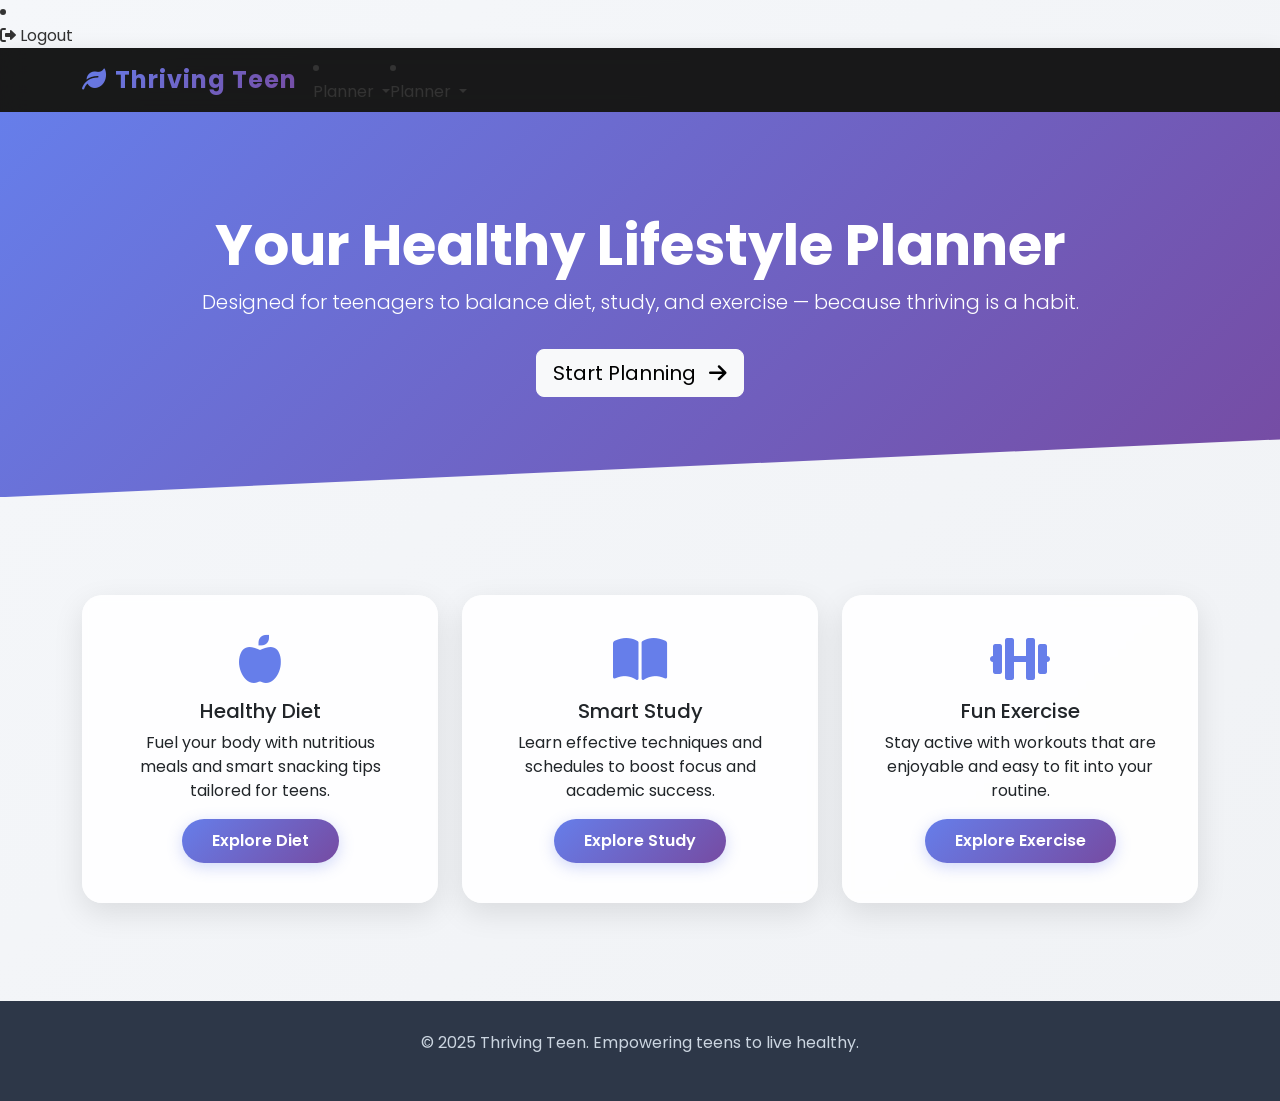
<file: index.html>
<!DOCTYPE html>
<html lang="en">
<head>
    <meta charset="UTF-8">
    <meta name="viewport" content="width=device-width, initial-scale=1.0">
    <title>Healthy Teen Planner | Home</title>
    <!-- Bootstrap 5 CSS -->
    <link href="https://cdn.jsdelivr.net/npm/bootstrap@5.3.0/dist/css/bootstrap.min.css" rel="stylesheet">
    <!-- Font Awesome 6 -->
    <link rel="stylesheet" href="https://cdnjs.cloudflare.com/ajax/libs/font-awesome/6.0.0-beta3/css/all.min.css">
    <!-- Google Fonts -->
    <link href="https://fonts.googleapis.com/css2?family=Poppins:wght@300;400;600;700&display=swap" rel="stylesheet">
    <!-- Custom CSS -->
    <link rel="stylesheet" href="style.css">
</head>
<body>

<li class="nav-item">
    <a class="nav-link" href="#" id="logoutBtn"><i class="fas fa-sign-out-alt me-1"></i>Logout</a>
</li>

    <button id="backToTop" class="btn btn-primary rounded-circle position-fixed bottom-0 end-0 m-4" style="display: none; width: 50px; height: 50px;">
    <i class="fas fa-arrow-up"></i>
</button>
    <!-- Navbar -->
    <nav class="navbar navbar-expand-lg navbar-dark bg-dark">
        <div class="container">
            <a class="navbar-brand" href="index.html"><i class="fas fa-leaf me-2"></i>Thriving Teen</a>
            <button class="navbar-toggler" type="button" data-bs-toggle="collapse" data-bs-target="#navbarNav">
                <span class="navbar-toggler-icon"></span>
            </button>
            <div class="collapse navbar-collapse" id="navbarNav">
               <li class="nav-item dropdown">
    <a class="nav-link dropdown-toggle" href="#" id="plannerDropdown" role="button" data-bs-toggle="dropdown" aria-expanded="false">
        Planner
    </a>
  
    <li class="nav-item dropdown">
    <a class="nav-link dropdown-toggle" href="#" id="plannerDropdown" role="button" data-bs-toggle="dropdown" aria-expanded="false">
        Planner
    </a>
    <ul class="dropdown-menu" aria-labelledby="plannerDropdown">
        <li><a class="dropdown-item" href="planner.html">Weekly Schedule</a></li>
        <li><a class="dropdown-item" href="planner2.html">Daily Checklist</a></li>
        <li><a class="dropdown-item" href="goals.html">Goal Tracker</a></li>
        <li><a class="dropdown-item" href="streak.html">Streak Calendar</a></li>
    </ul>
</li>
            </div>
        </div>
    </nav>

    <!-- Hero Section -->
    <section class="hero-section">
        <div class="container">
            <h1 class="display-4 fw-bold">Your Healthy Lifestyle Planner</h1>
            <p class="lead">Designed for teenagers to balance diet, study, and exercise — because thriving is a habit.</p>
            <a href="planner.html" class="btn btn-light btn-lg mt-3">Start Planning <i class="fas fa-arrow-right ms-2"></i></a>
        </div>
    </section>

    <!-- Feature Cards -->
    <div class="container my-5">
        <div class="row g-4">
            <div class="col-md-4">
                <div class="card p-4 text-center">
                    <div class="card-body">
                        <i class="fas fa-apple-alt fa-3x mb-3" style="color: #667eea;"></i>
                        <h5 class="card-title">Healthy Diet</h5>
                        <p class="card-text">Fuel your body with nutritious meals and smart snacking tips tailored for teens.</p>
                        <a href="diet.html" class="btn btn-primary">Explore Diet</a>
                    </div>
                </div>
            </div>
            <div class="col-md-4">
                <div class="card p-4 text-center">
                    <div class="card-body">
                        <i class="fas fa-book-open fa-3x mb-3" style="color: #667eea;"></i>
                        <h5 class="card-title">Smart Study</h5>
                        <p class="card-text">Learn effective techniques and schedules to boost focus and academic success.</p>
                        <a href="study.html" class="btn btn-primary">Explore Study</a>
                    </div>
                </div>
            </div>
            <div class="col-md-4">
                <div class="card p-4 text-center">
                    <div class="card-body">
                        <i class="fas fa-dumbbell fa-3x mb-3" style="color: #667eea;"></i>
                        <h5 class="card-title">Fun Exercise</h5>
                        <p class="card-text">Stay active with workouts that are enjoyable and easy to fit into your routine.</p>
                        <a href="exercise.html" class="btn btn-primary">Explore Exercise</a>
                    </div>
                </div>
            </div>
        </div>
    </div>

    <!-- Footer -->
    <footer class="footer">
        <div class="container text-center">
            <p>&copy; 2025 Thriving Teen. Empowering teens to live healthy.</p>
        </div>
    </footer>

    <!-- Bootstrap JS -->
    <script src="https://cdn.jsdelivr.net/npm/bootstrap@5.3.0/dist/js/bootstrap.bundle.min.js"></script>
<script>
    document.getElementById('logoutBtn')?.addEventListener('click', function(e) {
        e.preventDefault();
        sessionStorage.clear(); // or sessionStorage.removeItem('loggedIn')
        window.location.href = 'login.html';
    });
</script>

<script>
window.addEventListener('scroll', function() {
    const btn = document.getElementById('backToTop');
    if (window.scrollY > 300) btn.style.display = 'block';
    else btn.style.display = 'none';
});
document.getElementById('backToTop')?.addEventListener('click', function() {
    window.scrollTo({ top: 0, behavior: 'smooth' });
});
</script>

</body>
</html>
</file>
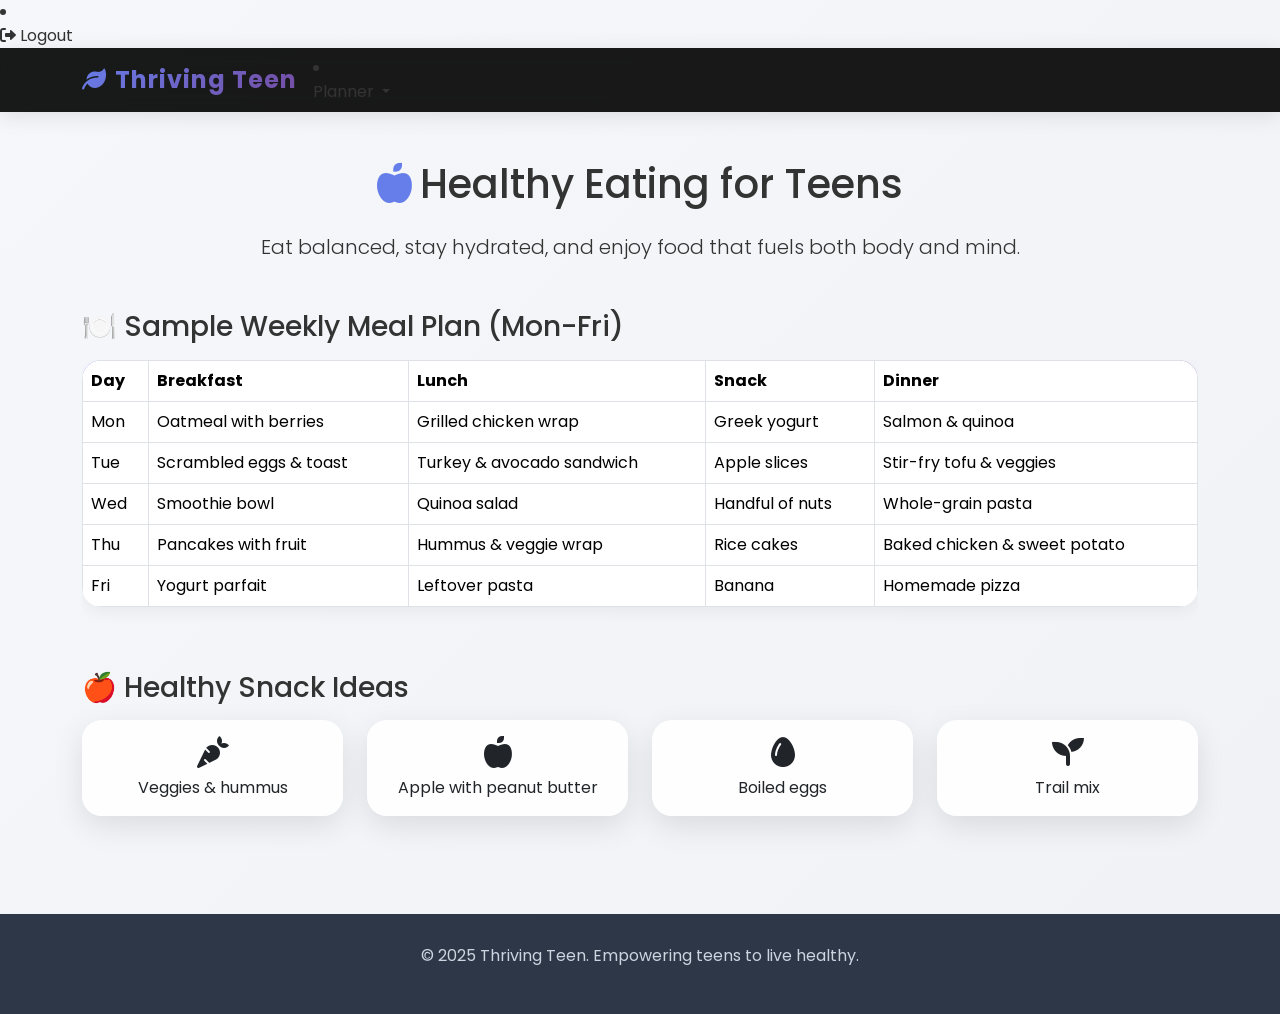
<file: diet.html>
<!DOCTYPE html>
<html lang="en">
<head>
    <meta charset="UTF-8">
    <meta name="viewport" content="width=device-width, initial-scale=1.0">
    <title>Diet - Healthy Teen Planner</title>
    <link href="https://cdn.jsdelivr.net/npm/bootstrap@5.3.0/dist/css/bootstrap.min.css" rel="stylesheet">
    <link rel="stylesheet" href="https://cdnjs.cloudflare.com/ajax/libs/font-awesome/6.0.0-beta3/css/all.min.css">
    <link href="https://fonts.googleapis.com/css2?family=Poppins:wght@300;400;600;700&display=swap" rel="stylesheet">
    <link rel="stylesheet" href="style.css">
</head>
<body>
<button id="backToTop" class="btn btn-primary rounded-circle position-fixed bottom-0 end-0 m-4" style="display: none; width: 50px; height: 50px;">
    <i class="fas fa-arrow-up"></i>
</button>
<li class="nav-item">
    <a class="nav-link" href="#" id="logoutBtn"><i class="fas fa-sign-out-alt me-1"></i>Logout</a>
</li>

    <nav class="navbar navbar-expand-lg navbar-dark bg-dark">
        <div class="container">
            <a class="navbar-brand" href="index.html"><i class="fas fa-leaf me-2"></i>Thriving Teen</a>
            <button class="navbar-toggler" type="button" data-bs-toggle="collapse" data-bs-target="#navbarNav">
                <span class="navbar-toggler-icon"></span>
            </button>
            <div class="collapse navbar-collapse" id="navbarNav">
              <li class="nav-item dropdown">
    <a class="nav-link dropdown-toggle active" href="#" id="plannerDropdown" role="button" data-bs-toggle="dropdown" aria-expanded="false">
        Planner
    </a>
    <ul class="dropdown-menu" aria-labelledby="plannerDropdown">
        <li><a class="dropdown-item" href="planner.html">Weekly Schedule</a></li>
        <li><a class="dropdown-item" href="planner2.html">Daily Checklist</a></li>
        <li><a class="dropdown-item active" href="goals.html">Goal Tracker</a></li>
        <li><a class="dropdown-item" href="streak.html">Streak Calendar</a></li>
    </ul>
</li>
            </div>
        </div>
    </nav>

    <div class="container my-5">
        <h1 class="text-center mb-4"><i class="fas fa-apple-alt me-2" style="color: #667eea;"></i>Healthy Eating for Teens</h1>
        <p class="lead text-center mb-5">Eat balanced, stay hydrated, and enjoy food that fuels both body and mind.</p>

        <!-- Sample Meal Plan Table -->
        <h3 class="mb-3">🍽️ Sample Weekly Meal Plan (Mon-Fri)</h3>
        <div class="table-responsive">
            <table class="table table-bordered">
                <thead>
                    <tr>
                        <th>Day</th>
                        <th>Breakfast</th>
                        <th>Lunch</th>
                        <th>Snack</th>
                        <th>Dinner</th>
                    </tr>
                </thead>
                <tbody>
                    <tr><td>Mon</td><td>Oatmeal with berries</td><td>Grilled chicken wrap</td><td>Greek yogurt</td><td>Salmon & quinoa</td></tr>
                    <tr><td>Tue</td><td>Scrambled eggs & toast</td><td>Turkey & avocado sandwich</td><td>Apple slices</td><td>Stir-fry tofu & veggies</td></tr>
                    <tr><td>Wed</td><td>Smoothie bowl</td><td>Quinoa salad</td><td>Handful of nuts</td><td>Whole-grain pasta</td></tr>
                    <tr><td>Thu</td><td>Pancakes with fruit</td><td>Hummus & veggie wrap</td><td>Rice cakes</td><td>Baked chicken & sweet potato</td></tr>
                    <tr><td>Fri</td><td>Yogurt parfait</td><td>Leftover pasta</td><td>Banana</td><td>Homemade pizza</td></tr>
                </tbody>
            </table>
        </div>

        <!-- Healthy Snack Ideas Cards -->
        <h3 class="mt-5 mb-3">🍎 Healthy Snack Ideas</h3>
        <div class="row g-4">
            <div class="col-md-3"><div class="card p-3 text-center"><i class="fas fa-carrot fa-2x mb-2"></i>Veggies & hummus</div></div>
            <div class="col-md-3"><div class="card p-3 text-center"><i class="fas fa-apple-alt fa-2x mb-2"></i>Apple with peanut butter</div></div>
            <div class="col-md-3"><div class="card p-3 text-center"><i class="fas fa-egg fa-2x mb-2"></i>Boiled eggs</div></div>
            <div class="col-md-3"><div class="card p-3 text-center"><i class="fas fa-seedling fa-2x mb-2"></i>Trail mix</div></div>
        </div>
    </div>

    <footer class="footer">
        <div class="container text-center">
            <p>&copy; 2025 Thriving Teen. Empowering teens to live healthy.</p>
        </div>
    </footer>
    <script src="https://cdn.jsdelivr.net/npm/bootstrap@5.3.0/dist/js/bootstrap.bundle.min.js"></script>
<script>
    document.getElementById('logoutBtn')?.addEventListener('click', function(e) {
        e.preventDefault();
        sessionStorage.clear(); // or sessionStorage.removeItem('loggedIn')
        window.location.href = 'login.html';
    });
</script>

<script>
window.addEventListener('scroll', function() {
    const btn = document.getElementById('backToTop');
    if (window.scrollY > 300) btn.style.display = 'block';
    else btn.style.display = 'none';
});
document.getElementById('backToTop')?.addEventListener('click', function() {
    window.scrollTo({ top: 0, behavior: 'smooth' });
});
</script>

</body>
</html>
</file>
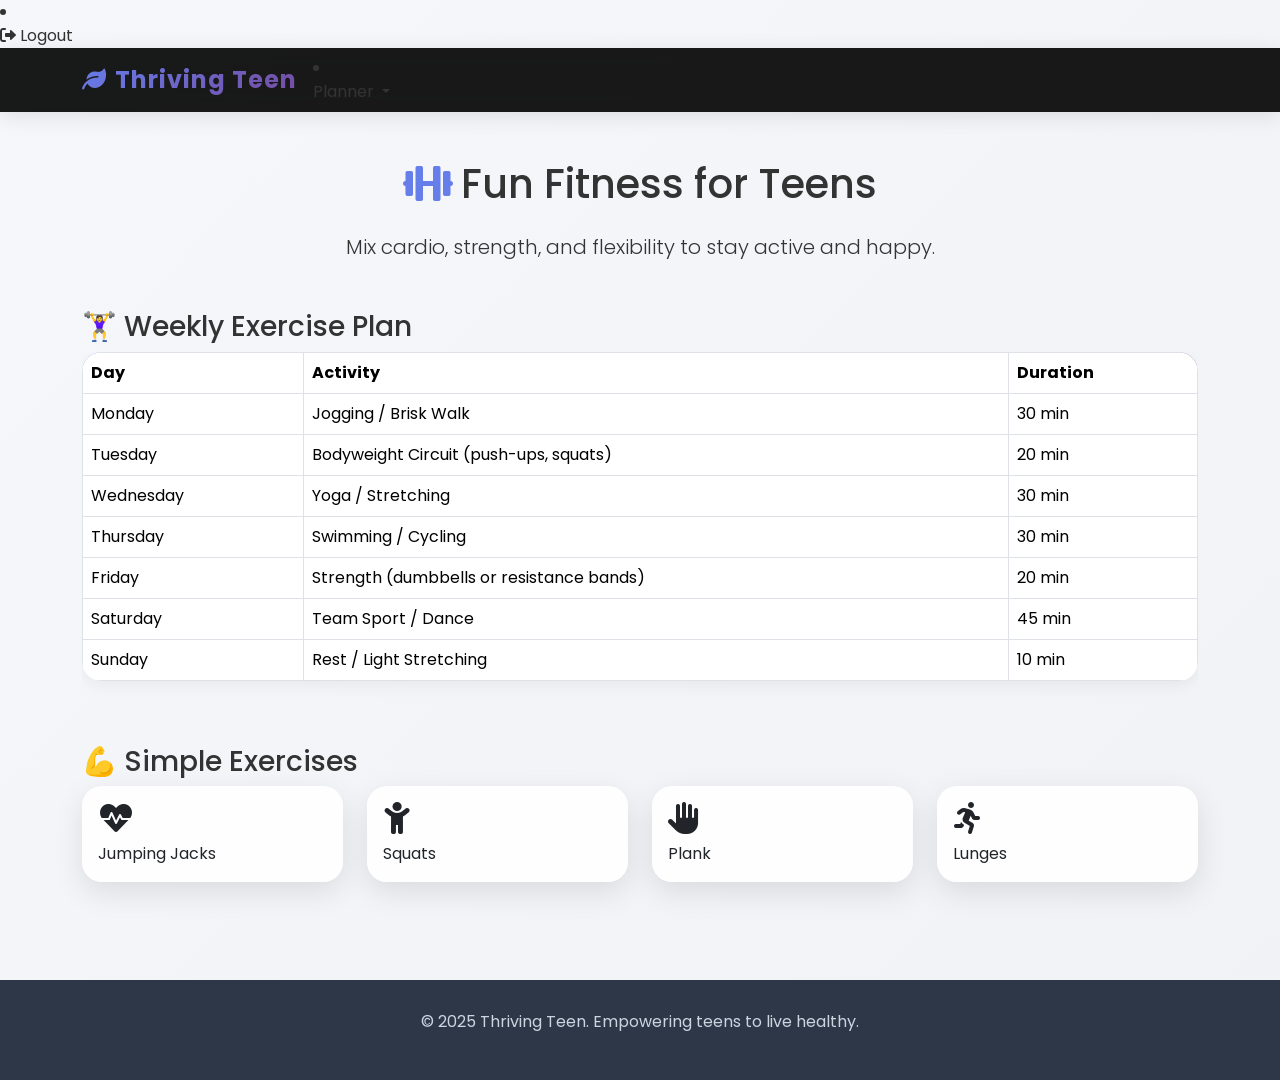
<file: exercise.html>
<!DOCTYPE html>
<html lang="en">
<head>
    <meta charset="UTF-8">
    <meta name="viewport" content="width=device-width, initial-scale=1.0">
    <title>Exercise - Healthy Teen Planner</title>
    <link href="https://cdn.jsdelivr.net/npm/bootstrap@5.3.0/dist/css/bootstrap.min.css" rel="stylesheet">
    <link rel="stylesheet" href="https://cdnjs.cloudflare.com/ajax/libs/font-awesome/6.0.0-beta3/css/all.min.css">
    <link href="https://fonts.googleapis.com/css2?family=Poppins:wght@300;400;600;700&display=swap" rel="stylesheet">
    <link rel="stylesheet" href="style.css">
</head>
<body>
<li class="nav-item">
    <a class="nav-link" href="#" id="logoutBtn"><i class="fas fa-sign-out-alt me-1"></i>Logout</a>
</li>

    <button id="backToTop" class="btn btn-primary rounded-circle position-fixed bottom-0 end-0 m-4" style="display: none; width: 50px; height: 50px;">
    <i class="fas fa-arrow-up"></i>
</button>
    <nav class="navbar navbar-expand-lg navbar-dark bg-dark">
        <div class="container">
            <a class="navbar-brand" href="index.html"><i class="fas fa-leaf me-2"></i>Thriving Teen</a>
            <button class="navbar-toggler" type="button" data-bs-toggle="collapse" data-bs-target="#navbarNav">
                <span class="navbar-toggler-icon"></span>
            </button>
            <div class="collapse navbar-collapse" id="navbarNav">
               <li class="nav-item dropdown">
    <a class="nav-link dropdown-toggle active" href="#" id="plannerDropdown" role="button" data-bs-toggle="dropdown" aria-expanded="false">
        Planner
    </a>
    <ul class="dropdown-menu" aria-labelledby="plannerDropdown">
        <li><a class="dropdown-item" href="planner.html">Weekly Schedule</a></li>
        <li><a class="dropdown-item" href="planner2.html">Daily Checklist</a></li>
        <li><a class="dropdown-item active" href="goals.html">Goal Tracker</a></li>
        <li><a class="dropdown-item" href="streak.html">Streak Calendar</a></li>
    </ul>
</li>
            </div>
        </div>
    </nav>

    <div class="container my-5">
        <h1 class="text-center mb-4"><i class="fas fa-dumbbell me-2" style="color: #667eea;"></i>Fun Fitness for Teens</h1>
        <p class="lead text-center mb-5">Mix cardio, strength, and flexibility to stay active and happy.</p>

        <h3>🏋️‍♀️ Weekly Exercise Plan</h3>
        <div class="table-responsive">
            <table class="table table-bordered">
                <thead><tr><th>Day</th><th>Activity</th><th>Duration</th></tr></thead>
                <tbody>
                    <tr><td>Monday</td><td>Jogging / Brisk Walk</td><td>30 min</td></tr>
                    <tr><td>Tuesday</td><td>Bodyweight Circuit (push-ups, squats)</td><td>20 min</td></tr>
                    <tr><td>Wednesday</td><td>Yoga / Stretching</td><td>30 min</td></tr>
                    <tr><td>Thursday</td><td>Swimming / Cycling</td><td>30 min</td></tr>
                    <tr><td>Friday</td><td>Strength (dumbbells or resistance bands)</td><td>20 min</td></tr>
                    <tr><td>Saturday</td><td>Team Sport / Dance</td><td>45 min</td></tr>
                    <tr><td>Sunday</td><td>Rest / Light Stretching</td><td>10 min</td></tr>
                </tbody>
            </table>
        </div>

        <h3 class="mt-5">💪 Simple Exercises</h3>
        <div class="row g-4">
            <div class="col-md-3"><div class="card p-3"><i class="fas fa-heartbeat fa-2x mb-2"></i>Jumping Jacks</div></div>
            <div class="col-md-3"><div class="card p-3"><i class="fas fa-child fa-2x mb-2"></i>Squats</div></div>
            <div class="col-md-3"><div class="card p-3"><i class="fas fa-hand-paper fa-2x mb-2"></i>Plank</div></div>
            <div class="col-md-3"><div class="card p-3"><i class="fas fa-running fa-2x mb-2"></i>Lunges</div></div>
        </div>
    </div>

    <footer class="footer">
        <div class="container text-center">
            <p>&copy; 2025 Thriving Teen. Empowering teens to live healthy.</p>
        </div>
    </footer>
    <script src="https://cdn.jsdelivr.net/npm/bootstrap@5.3.0/dist/js/bootstrap.bundle.min.js"></script>

    <script>
    document.getElementById('logoutBtn')?.addEventListener('click', function(e) {
        e.preventDefault();
        sessionStorage.clear(); // or sessionStorage.removeItem('loggedIn')
        window.location.href = 'login.html';
    });
</script>
<script>
window.addEventListener('scroll', function() {
    const btn = document.getElementById('backToTop');
    if (window.scrollY > 300) btn.style.display = 'block';
    else btn.style.display = 'none';
});
document.getElementById('backToTop')?.addEventListener('click', function() {
    window.scrollTo({ top: 0, behavior: 'smooth' });
});
</script>

</body>
</html>
</file>
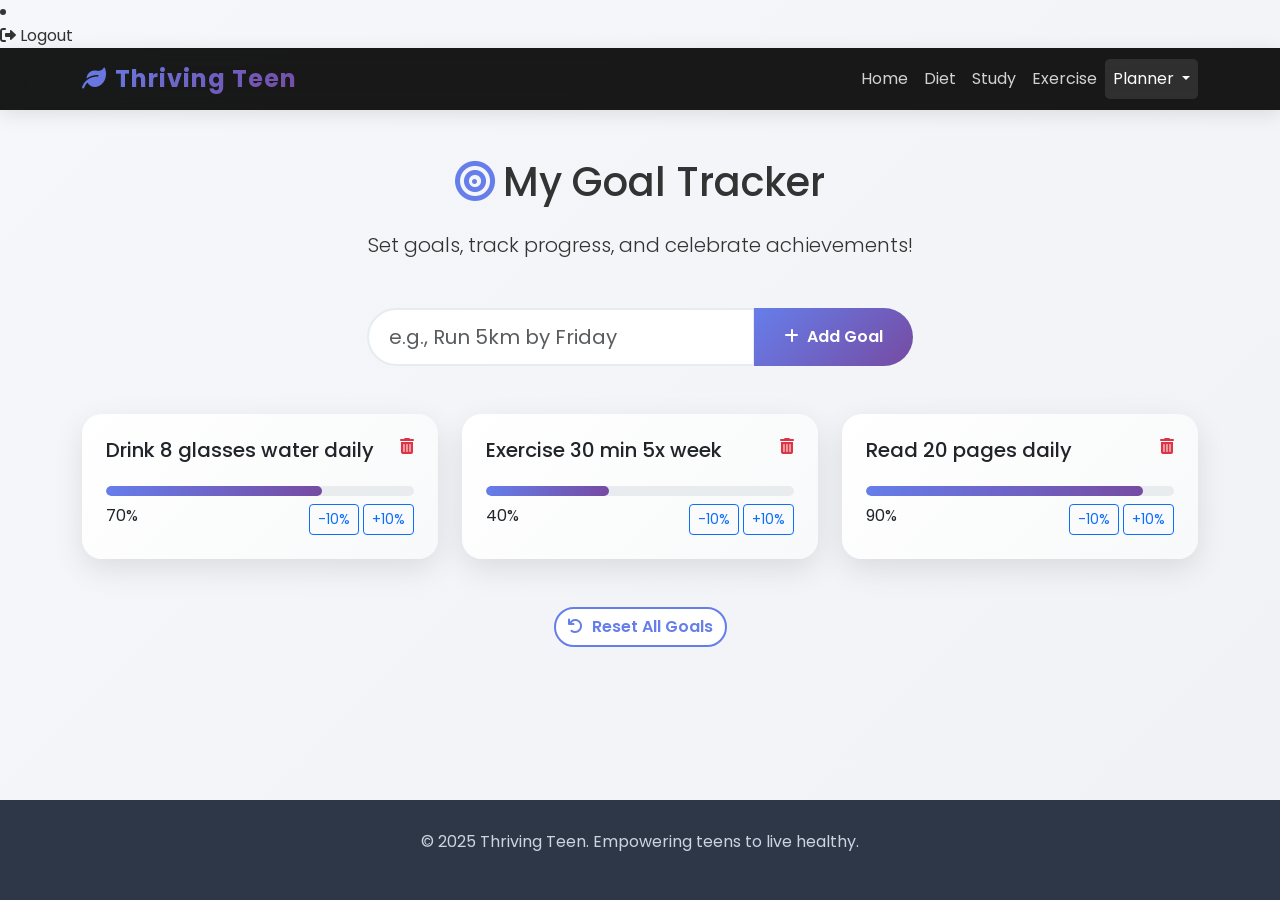
<file: goals.html>
<!DOCTYPE html>
<html lang="en">
<head>
    <meta charset="UTF-8">
    <meta name="viewport" content="width=device-width, initial-scale=1.0">
    <title>Goal Tracker - Healthy Teen Planner</title>
    <!-- Bootstrap 5 CSS -->
    <link href="https://cdn.jsdelivr.net/npm/bootstrap@5.3.0/dist/css/bootstrap.min.css" rel="stylesheet">
    <!-- Font Awesome 6 -->
    <link rel="stylesheet" href="https://cdnjs.cloudflare.com/ajax/libs/font-awesome/6.0.0-beta3/css/all.min.css">
    <!-- Google Fonts -->
    <link href="https://fonts.googleapis.com/css2?family=Poppins:wght@300;400;600;700&display=swap" rel="stylesheet">
    <!-- Animate.css for extra flair -->
    <link rel="stylesheet" href="https://cdnjs.cloudflare.com/ajax/libs/animate.css/4.1.1/animate.min.css"/>
    <!-- Custom CSS -->
    <link rel="stylesheet" href="style.css">
    <style>
        .goal-card {
            background: linear-gradient(135deg, #fff 0%, #f8f9fa 100%);
            border-radius: 20px;
            box-shadow: 0 10px 30px rgba(0,0,0,0.1);
            transition: transform 0.3s, box-shadow 0.3s;
            border: none;
            overflow: hidden;
        }
        .goal-card:hover {
            transform: translateY(-5px);
            box-shadow: 0 20px 40px rgba(102, 126, 234, 0.2);
        }
        .progress {
            height: 10px;
            border-radius: 10px;
            background-color: #e9ecef;
        }
        .progress-bar {
            background: linear-gradient(90deg, #667eea, #764ba2);
            border-radius: 10px;
        }
        .add-goal-btn {
            background: linear-gradient(135deg, #667eea, #764ba2);
            border: none;
            border-radius: 50px;
            padding: 12px 30px;
            font-weight: 600;
            color: white;
            transition: 0.3s;
        }
        .add-goal-btn:hover {
            transform: scale(1.05);
            box-shadow: 0 10px 20px rgba(102, 126, 234, 0.4);
        }
        .delete-goal {
            cursor: pointer;
            color: #dc3545;
            transition: 0.2s;
        }
        .delete-goal:hover {
            color: #b02a37;
            transform: scale(1.2);
        }
    </style>
</head>
<body>
    <button id="backToTop" class="btn btn-primary rounded-circle position-fixed bottom-0 end-0 m-4" style="display: none; width: 50px; height: 50px;">
    <i class="fas fa-arrow-up"></i>
</button>

<li class="nav-item">
    <a class="nav-link" href="#" id="logoutBtn"><i class="fas fa-sign-out-alt me-1"></i>Logout</a>
</li>

    <!-- Navbar (same as before, with dropdown updated later) -->
    <nav class="navbar navbar-expand-lg navbar-dark bg-dark">
        <div class="container">
            <a class="navbar-brand" href="index.html"><i class="fas fa-leaf me-2"></i>Thriving Teen</a>
            <button class="navbar-toggler" type="button" data-bs-toggle="collapse" data-bs-target="#navbarNav">
                <span class="navbar-toggler-icon"></span>
            </button>
            <div class="collapse navbar-collapse" id="navbarNav">
                <ul class="navbar-nav ms-auto">
                    <li class="nav-item"><a class="nav-link" href="index.html">Home</a></li>
                    <li class="nav-item"><a class="nav-link" href="diet.html">Diet</a></li>
                    <li class="nav-item"><a class="nav-link" href="study.html">Study</a></li>
                    <li class="nav-item"><a class="nav-link" href="exercise.html">Exercise</a></li>
                    <li class="nav-item dropdown">
    <a class="nav-link dropdown-toggle active" href="#" id="plannerDropdown" role="button" data-bs-toggle="dropdown" aria-expanded="false">
        Planner
    </a>
    <ul class="dropdown-menu" aria-labelledby="plannerDropdown">
        <li><a class="dropdown-item" href="planner.html">Weekly Schedule</a></li>
        <li><a class="dropdown-item" href="planner2.html">Daily Checklist</a></li>
        <li><a class="dropdown-item active" href="goals.html">Goal Tracker</a></li>
        <li><a class="dropdown-item" href="streak.html">Streak Calendar</a></li>
    </ul>
</li>
                </ul>
            </div>
        </div>
    </nav>

    <div class="container my-5">
        <h1 class="text-center mb-4 animate__animated animate__fadeInDown">
            <i class="fas fa-bullseye me-2" style="color: #667eea;"></i>My Goal Tracker
        </h1>
        <p class="lead text-center mb-5 animate__animated animate__fadeIn">Set goals, track progress, and celebrate achievements!</p>

        <!-- Add New Goal Section -->
        <div class="row justify-content-center mb-5">
            <div class="col-md-6">
                <div class="input-group">
                    <input type="text" id="newGoalInput" class="form-control form-control-lg" placeholder="e.g., Run 5km by Friday">
                    <button class="btn add-goal-btn" type="button" id="addGoalBtn"><i class="fas fa-plus me-2"></i>Add Goal</button>
                </div>
            </div>
        </div>

        <!-- Goals Grid -->
        <div class="row g-4" id="goalsContainer">
            <!-- Goals will be injected here by JavaScript -->
        </div>

        <!-- Reset Button -->
        <div class="text-center mt-5">
            <button class="btn btn-secondary" id="resetGoalsBtn"><i class="fas fa-undo me-2"></i>Reset All Goals</button>
        </div>
    </div>

    <!-- Back to Top Button -->
    <button id="backToTop" class="btn btn-primary rounded-circle position-fixed bottom-0 end-0 m-4" style="display: none; width: 50px; height: 50px;">
        <i class="fas fa-arrow-up"></i>
    </button>

    <footer class="footer">
        <div class="container text-center">
            <p>&copy; 2025 Thriving Teen. Empowering teens to live healthy.</p>
        </div>
    </footer>

    <!-- Bootstrap JS -->
    <script src="https://cdn.jsdelivr.net/npm/bootstrap@5.3.0/dist/js/bootstrap.bundle.min.js"></script>
    <!-- Custom JS for Goals -->
    <script>
        // Load goals from localStorage or initialize with defaults
        let goals = JSON.parse(localStorage.getItem('goals')) || [
            { id: 1, text: 'Drink 8 glasses water daily', progress: 70 },
            { id: 2, text: 'Exercise 30 min 5x week', progress: 40 },
            { id: 3, text: 'Read 20 pages daily', progress: 90 }
        ];

        function saveGoals() {
            localStorage.setItem('goals', JSON.stringify(goals));
        }

        function renderGoals() {
            const container = document.getElementById('goalsContainer');
            container.innerHTML = '';
            goals.forEach(goal => {
                const col = document.createElement('div');
                col.className = 'col-md-6 col-lg-4';
                col.innerHTML = `
                    <div class="card goal-card p-4 animate__animated animate__fadeInUp">
                        <div class="d-flex justify-content-between align-items-start">
                            <h5 class="card-title">${goal.text}</h5>
                            <i class="fas fa-trash-alt delete-goal" data-id="${goal.id}"></i>
                        </div>
                        <div class="progress mt-3">
                            <div class="progress-bar" role="progressbar" style="width: ${goal.progress}%;" aria-valuenow="${goal.progress}" aria-valuemin="0" aria-valuemax="100"></div>
                        </div>
                        <div class="d-flex justify-content-between mt-2">
                            <span>${goal.progress}%</span>
                            <div>
                                <button class="btn btn-sm btn-outline-primary update-progress" data-id="${goal.id}" data-change="-10">-10%</button>
                                <button class="btn btn-sm btn-outline-primary update-progress" data-id="${goal.id}" data-change="10">+10%</button>
                            </div>
                        </div>
                    </div>
                `;
                container.appendChild(col);
            });

            // Attach delete event
            document.querySelectorAll('.delete-goal').forEach(btn => {
                btn.addEventListener('click', function() {
                    const id = parseInt(this.dataset.id);
                    goals = goals.filter(g => g.id !== id);
                    saveGoals();
                    renderGoals();
                });
            });

            // Attach progress update
            document.querySelectorAll('.update-progress').forEach(btn => {
                btn.addEventListener('click', function() {
                    const id = parseInt(this.dataset.id);
                    const change = parseInt(this.dataset.change);
                    const goal = goals.find(g => g.id === id);
                    if (goal) {
                        goal.progress = Math.min(100, Math.max(0, goal.progress + change));
                        saveGoals();
                        renderGoals();
                    }
                });
            });
        }

        // Add new goal
        document.getElementById('addGoalBtn').addEventListener('click', function() {
            const input = document.getElementById('newGoalInput');
            const text = input.value.trim();
            if (text) {
                const newId = goals.length > 0 ? Math.max(...goals.map(g => g.id)) + 1 : 1;
                goals.push({ id: newId, text: text, progress: 0 });
                saveGoals();
                renderGoals();
                input.value = '';
            }
        });

        // Reset all goals
        document.getElementById('resetGoalsBtn').addEventListener('click', function() {
            if (confirm('Reset all goals to default?')) {
                goals = [
                    { id: 1, text: 'Drink 8 glasses water daily', progress: 70 },
                    { id: 2, text: 'Exercise 30 min 5x week', progress: 40 },
                    { id: 3, text: 'Read 20 pages daily', progress: 90 }
                ];
                saveGoals();
                renderGoals();
            }
        });

        // Back to Top functionality
        window.addEventListener('scroll', function() {
            const btn = document.getElementById('backToTop');
            if (window.scrollY > 300) {
                btn.style.display = 'block';
            } else {
                btn.style.display = 'none';
            }
        });
        document.getElementById('backToTop').addEventListener('click', function() {
            window.scrollTo({ top: 0, behavior: 'smooth' });
        });

        // Initial render
        renderGoals();
    </script>
    <script>
    document.getElementById('logoutBtn')?.addEventListener('click', function(e) {
        e.preventDefault();
        sessionStorage.clear(); // or sessionStorage.removeItem('loggedIn')
        window.location.href = 'login.html';
    });
</script>
</body>
</html>
</file>
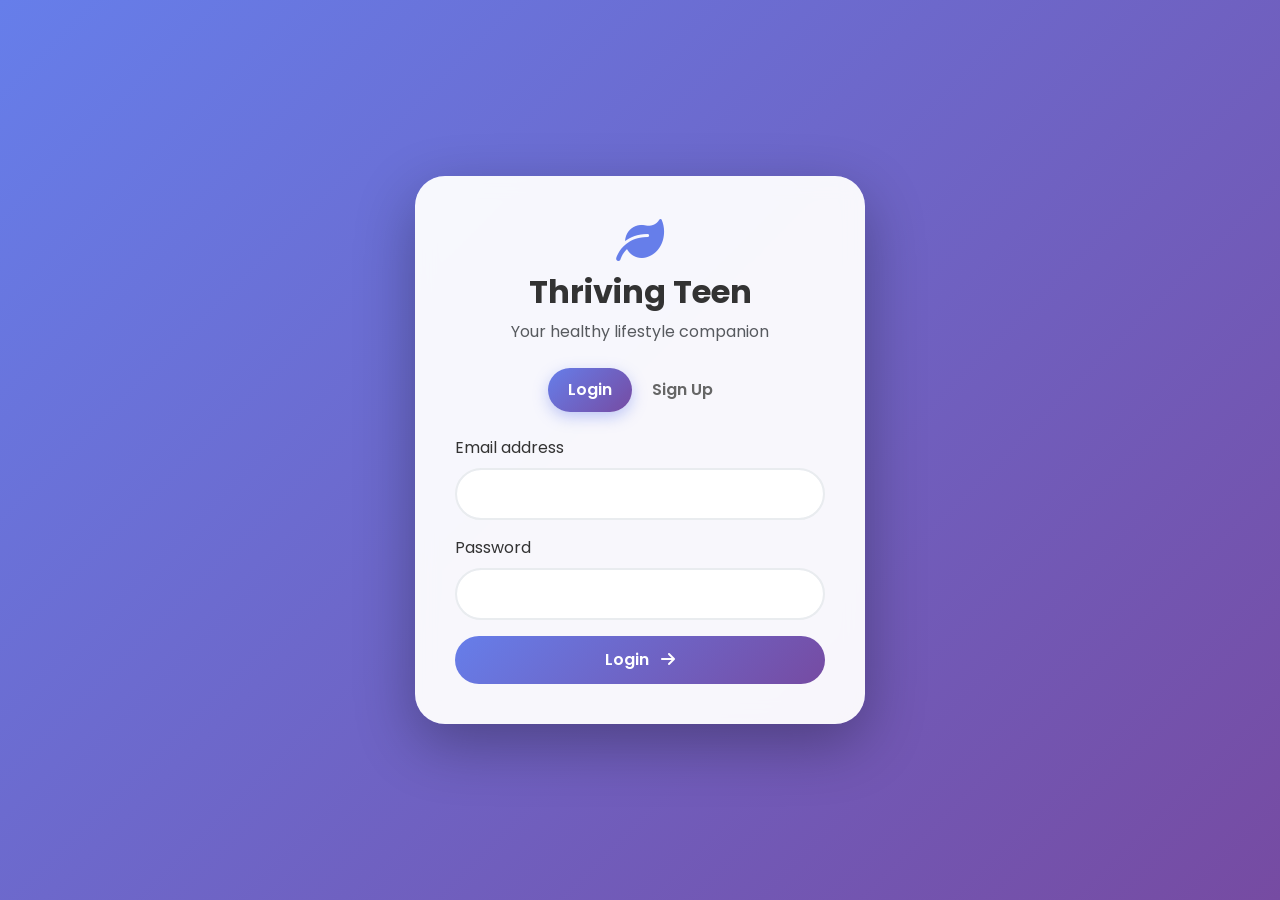
<file: login.html>
<!DOCTYPE html>
<html lang="en">
<head>
    <meta charset="UTF-8">
    <meta name="viewport" content="width=device-width, initial-scale=1.0">
    <title>Login - Healthy Teen Planner</title>
    <!-- Bootstrap 5 CSS -->
    <link href="https://cdn.jsdelivr.net/npm/bootstrap@5.3.0/dist/css/bootstrap.min.css" rel="stylesheet">
    <!-- Font Awesome 6 -->
    <link rel="stylesheet" href="https://cdnjs.cloudflare.com/ajax/libs/font-awesome/6.0.0-beta3/css/all.min.css">
    <!-- Google Fonts -->
    <link href="https://fonts.googleapis.com/css2?family=Poppins:wght@300;400;600;700&display=swap" rel="stylesheet">
    <!-- Custom CSS -->
    <link rel="stylesheet" href="style.css">
    <style>
        body {
            background: linear-gradient(135deg, #667eea 0%, #764ba2 100%);
            min-height: 100vh;
            display: flex;
            align-items: center;
            justify-content: center;
            font-family: 'Poppins', sans-serif;
        }
        .login-card {
            background: rgba(255, 255, 255, 0.95);
            backdrop-filter: blur(10px);
            border-radius: 30px;
            box-shadow: 0 20px 60px rgba(0,0,0,0.3);
            padding: 40px;
            width: 100%;
            max-width: 450px;
            animation: fadeInUp 0.8s ease;
        }
        @keyframes fadeInUp {
            from { opacity: 0; transform: translateY(30px); }
            to { opacity: 1; transform: translateY(0); }
        }
        .nav-tabs {
            border: none;
            margin-bottom: 25px;
        }
        .nav-tabs .nav-link {
            border: none;
            color: #666;
            font-weight: 600;
            padding: 10px 20px;
            border-radius: 50px;
            transition: 0.3s;
        }
        .nav-tabs .nav-link.active {
            background: linear-gradient(135deg, #667eea, #764ba2);
            color: white;
            box-shadow: 0 5px 15px rgba(102, 126, 234, 0.4);
        }
        .form-control {
            border-radius: 50px;
            padding: 12px 20px;
            border: 2px solid #e9ecef;
            transition: 0.3s;
        }
        .form-control:focus {
            border-color: #667eea;
            box-shadow: 0 0 0 0.2rem rgba(102, 126, 234, 0.25);
        }
        .btn-login {
            background: linear-gradient(135deg, #667eea, #764ba2);
            border: none;
            border-radius: 50px;
            padding: 12px;
            font-weight: 600;
            color: white;
            width: 100%;
            transition: 0.3s;
        }
        .btn-login:hover {
            transform: scale(1.02);
            box-shadow: 0 10px 25px rgba(102, 126, 234, 0.5);
        }
        .alert {
            border-radius: 50px;
        }
    </style>
</head>
<body>
    <div class="login-card">
        <div class="text-center mb-4">
            <i class="fas fa-leaf fa-3x" style="color: #667eea;"></i>
            <h2 class="mt-2 fw-bold">Thriving Teen</h2>
            <p class="text-muted">Your healthy lifestyle companion</p>
        </div>

        <!-- Tabs -->
        <ul class="nav nav-tabs justify-content-center" id="authTabs" role="tablist">
            <li class="nav-item" role="presentation">
                <button class="nav-link active" id="login-tab" data-bs-toggle="tab" data-bs-target="#login" type="button" role="tab">Login</button>
            </li>
            <li class="nav-item" role="presentation">
                <button class="nav-link" id="signup-tab" data-bs-toggle="tab" data-bs-target="#signup" type="button" role="tab">Sign Up</button>
            </li>
        </ul>

        <!-- Tab Content -->
        <div class="tab-content" id="authTabsContent">
            <!-- Login Form -->
            <div class="tab-pane fade show active" id="login" role="tabpanel">
                <form id="loginForm">
                    <div class="mb-3">
                        <label class="form-label">Email address</label>
                        <input type="email" class="form-control" id="loginEmail" required>
                    </div>
                    <div class="mb-3">
                        <label class="form-label">Password</label>
                        <input type="password" class="form-control" id="loginPassword" required>
                    </div>
                    <button type="submit" class="btn-login">Login <i class="fas fa-arrow-right ms-2"></i></button>
                </form>
                <div id="loginError" class="alert alert-danger mt-3 d-none" role="alert"></div>
            </div>

            <!-- Signup Form -->
            <div class="tab-pane fade" id="signup" role="tabpanel">
                <form id="signupForm">
                    <div class="mb-3">
                        <label class="form-label">Name</label>
                        <input type="text" class="form-control" id="signupName" required>
                    </div>
                    <div class="mb-3">
                        <label class="form-label">Email address</label>
                        <input type="email" class="form-control" id="signupEmail" required>
                    </div>
                    <div class="mb-3">
                        <label class="form-label">Password</label>
                        <input type="password" class="form-control" id="signupPassword" required minlength="6">
                    </div>
                    <button type="submit" class="btn-login">Sign Up <i class="fas fa-user-plus ms-2"></i></button>
                </form>
                <div id="signupError" class="alert alert-danger mt-3 d-none" role="alert"></div>
                <div id="signupSuccess" class="alert alert-success mt-3 d-none" role="alert">Account created! You can now login.</div>
            </div>
        </div>
    </div>

    <!-- Bootstrap JS -->
    <script src="https://cdn.jsdelivr.net/npm/bootstrap@5.3.0/dist/js/bootstrap.bundle.min.js"></script>
    <script>
        // Initialize users in localStorage if not exists
        if (!localStorage.getItem('users')) {
            const defaultUsers = [
                { name: 'Test User', email: 'test@example.com', password: 'password123' }
            ];
            localStorage.setItem('users', JSON.stringify(defaultUsers));
        }

        function showError(elementId, message) {
            const errorDiv = document.getElementById(elementId);
            errorDiv.textContent = message;
            errorDiv.classList.remove('d-none');
            setTimeout(() => errorDiv.classList.add('d-none'), 3000);
        }

        // Login
        document.getElementById('loginForm').addEventListener('submit', function(e) {
            e.preventDefault();
            const email = document.getElementById('loginEmail').value;
            const password = document.getElementById('loginPassword').value;

            const users = JSON.parse(localStorage.getItem('users')) || [];
            const user = users.find(u => u.email === email && u.password === password);

            if (user) {
                sessionStorage.setItem('loggedIn', 'true');
                sessionStorage.setItem('currentUser', JSON.stringify({ name: user.name, email: user.email }));
                window.location.href = 'index.html';
            } else {
                showError('loginError', 'Invalid email or password.');
            }
        });

        // Signup
        document.getElementById('signupForm').addEventListener('submit', function(e) {
            e.preventDefault();
            const name = document.getElementById('signupName').value;
            const email = document.getElementById('signupEmail').value;
            const password = document.getElementById('signupPassword').value;

            const users = JSON.parse(localStorage.getItem('users')) || [];
            
            if (users.some(u => u.email === email)) {
                showError('signupError', 'Email already registered. Please login.');
                return;
            }

            users.push({ name, email, password });
            localStorage.setItem('users', JSON.stringify(users));

            document.getElementById('signupSuccess').classList.remove('d-none');
            setTimeout(() => {
                document.getElementById('signupSuccess').classList.add('d-none');
                document.getElementById('login-tab').click();
                document.getElementById('signupForm').reset();
            }, 2000);
        });
    </script>
</body>
</html>
</file>
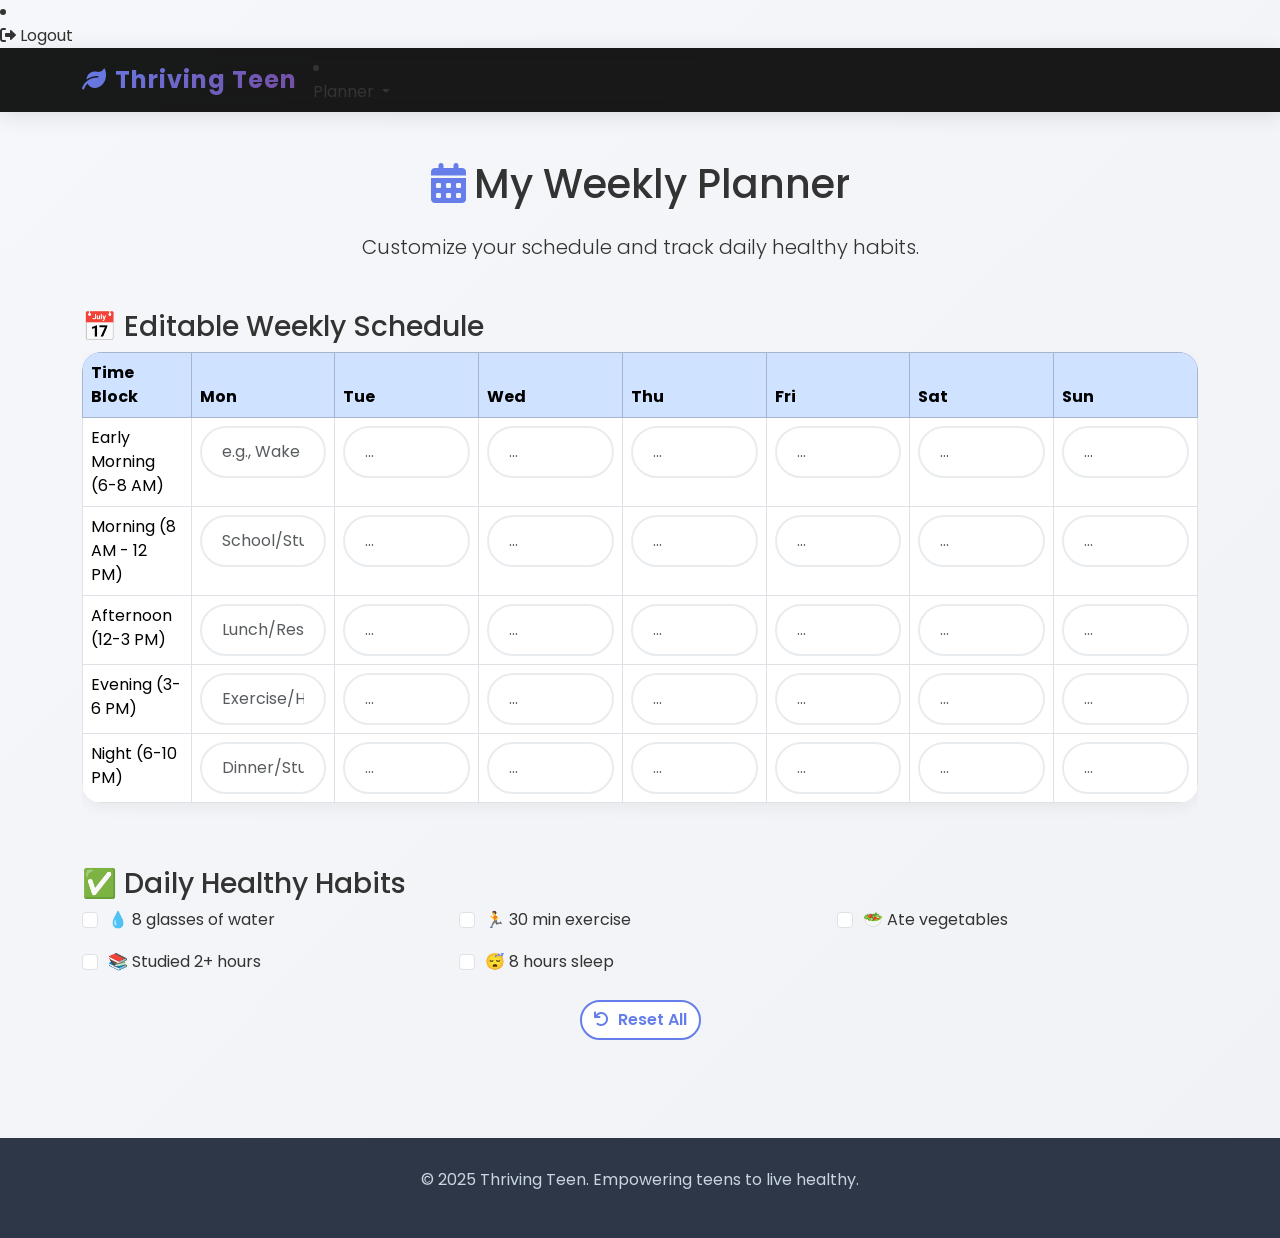
<file: planner.html>
<!DOCTYPE html>
<html lang="en">
<head>
    <meta charset="UTF-8">
    <meta name="viewport" content="width=device-width, initial-scale=1.0">
    <title>Weekly Planner - Healthy Teen Planner</title>
    <link href="https://cdn.jsdelivr.net/npm/bootstrap@5.3.0/dist/css/bootstrap.min.css" rel="stylesheet">
    <link rel="stylesheet" href="https://cdnjs.cloudflare.com/ajax/libs/font-awesome/6.0.0-beta3/css/all.min.css">
    <link href="https://fonts.googleapis.com/css2?family=Poppins:wght@300;400;600;700&display=swap" rel="stylesheet">
    <link rel="stylesheet" href="style.css">
</head>
<body>

<li class="nav-item">
    <a class="nav-link" href="#" id="logoutBtn"><i class="fas fa-sign-out-alt me-1"></i>Logout</a>
</li>

    <button id="backToTop" class="btn btn-primary rounded-circle position-fixed bottom-0 end-0 m-4" style="display: none; width: 50px; height: 50px;">
    <i class="fas fa-arrow-up"></i>
</button>
    <nav class="navbar navbar-expand-lg navbar-dark bg-dark">
        <div class="container">
            <a class="navbar-brand" href="index.html"><i class="fas fa-leaf me-2"></i>Thriving Teen</a>
            <button class="navbar-toggler" type="button" data-bs-toggle="collapse" data-bs-target="#navbarNav">
                <span class="navbar-toggler-icon"></span>
            </button>
            <div class="collapse navbar-collapse" id="navbarNav">
                <li class="nav-item dropdown">
    <a class="nav-link dropdown-toggle active" href="#" id="plannerDropdown" role="button" data-bs-toggle="dropdown" aria-expanded="false">
        Planner
    </a>
    <ul class="dropdown-menu" aria-labelledby="plannerDropdown">
        <li><a class="dropdown-item" href="planner.html">Weekly Schedule</a></li>
        <li><a class="dropdown-item" href="planner2.html">Daily Checklist</a></li>
        <li><a class="dropdown-item active" href="goals.html">Goal Tracker</a></li>
        <li><a class="dropdown-item" href="streak.html">Streak Calendar</a></li>
    </ul>
</li>
            </div>
        </div>
    </nav>

    <div class="container my-5">
        <h1 class="text-center mb-4"><i class="fas fa-calendar-alt me-2" style="color: #667eea;"></i>My Weekly Planner</h1>
        <p class="lead text-center mb-5">Customize your schedule and track daily healthy habits.</p>

        <!-- Editable Schedule Table -->
        <h3>📅 Editable Weekly Schedule</h3>
        <div class="table-responsive">
            <table class="table table-bordered">
                <thead class="table-primary">
                    <tr>
                        <th>Time Block</th>
                        <th>Mon</th><th>Tue</th><th>Wed</th><th>Thu</th><th>Fri</th><th>Sat</th><th>Sun</th>
                    </tr>
                </thead>
                <tbody>
                    <tr>
                        <td>Early Morning (6-8 AM)</td>
                        <td><input type="text" class="form-control planner-input" placeholder="e.g., Wake up"></td>
                        <td><input type="text" class="form-control planner-input" placeholder="..."></td>
                        <td><input type="text" class="form-control planner-input" placeholder="..."></td>
                        <td><input type="text" class="form-control planner-input" placeholder="..."></td>
                        <td><input type="text" class="form-control planner-input" placeholder="..."></td>
                        <td><input type="text" class="form-control planner-input" placeholder="..."></td>
                        <td><input type="text" class="form-control planner-input" placeholder="..."></td>
                    </tr>
                    <tr>
                        <td>Morning (8 AM - 12 PM)</td>
                        <td><input type="text" class="form-control" placeholder="School/Study"></td>
                        <td><input type="text" class="form-control" placeholder="..."></td>
                        <td><input type="text" class="form-control" placeholder="..."></td>
                        <td><input type="text" class="form-control" placeholder="..."></td>
                        <td><input type="text" class="form-control" placeholder="..."></td>
                        <td><input type="text" class="form-control" placeholder="..."></td>
                        <td><input type="text" class="form-control" placeholder="..."></td>
                    </tr>
                    <tr>
                        <td>Afternoon (12-3 PM)</td>
                        <td><input type="text" class="form-control" placeholder="Lunch/Rest"></td>
                        <td><input type="text" class="form-control" placeholder="..."></td>
                        <td><input type="text" class="form-control" placeholder="..."></td>
                        <td><input type="text" class="form-control" placeholder="..."></td>
                        <td><input type="text" class="form-control" placeholder="..."></td>
                        <td><input type="text" class="form-control" placeholder="..."></td>
                        <td><input type="text" class="form-control" placeholder="..."></td>
                    </tr>
                    <tr>
                        <td>Evening (3-6 PM)</td>
                        <td><input type="text" class="form-control" placeholder="Exercise/Hobby"></td>
                        <td><input type="text" class="form-control" placeholder="..."></td>
                        <td><input type="text" class="form-control" placeholder="..."></td>
                        <td><input type="text" class="form-control" placeholder="..."></td>
                        <td><input type="text" class="form-control" placeholder="..."></td>
                        <td><input type="text" class="form-control" placeholder="..."></td>
                        <td><input type="text" class="form-control" placeholder="..."></td>
                    </tr>
                    <tr>
                        <td>Night (6-10 PM)</td>
                        <td><input type="text" class="form-control" placeholder="Dinner/Study/Family"></td>
                        <td><input type="text" class="form-control" placeholder="..."></td>
                        <td><input type="text" class="form-control" placeholder="..."></td>
                        <td><input type="text" class="form-control" placeholder="..."></td>
                        <td><input type="text" class="form-control" placeholder="..."></td>
                        <td><input type="text" class="form-control" placeholder="..."></td>
                        <td><input type="text" class="form-control" placeholder="..."></td>
                    </tr>
                </tbody>
            </table>
        </div>

        <!-- Daily Habit Tracker -->
        <h3 class="mt-5">✅ Daily Healthy Habits</h3>
        <div class="row g-3" id="habitList">
            <div class="col-md-4"><div class="form-check"><input class="form-check-input habit-checkbox" type="checkbox" id="water"><label class="form-check-label" for="water">💧 8 glasses of water</label></div></div>
            <div class="col-md-4"><div class="form-check"><input class="form-check-input habit-checkbox" type="checkbox" id="exercise"><label class="form-check-label" for="exercise">🏃 30 min exercise</label></div></div>
            <div class="col-md-4"><div class="form-check"><input class="form-check-input habit-checkbox" type="checkbox" id="veggies"><label class="form-check-label" for="veggies">🥗 Ate vegetables</label></div></div>
            <div class="col-md-4"><div class="form-check"><input class="form-check-input habit-checkbox" type="checkbox" id="study"><label class="form-check-label" for="study">📚 Studied 2+ hours</label></div></div>
            <div class="col-md-4"><div class="form-check"><input class="form-check-input habit-checkbox" type="checkbox" id="sleep"><label class="form-check-label" for="sleep">😴 8 hours sleep</label></div></div>
        </div>

        <!-- Reset Button -->
        <div class="text-center mt-4">
            <button class="btn btn-secondary" onclick="resetPlanner()"><i class="fas fa-undo me-2"></i>Reset All</button>
        </div>
    </div>

    <footer class="footer">
        <div class="container text-center">
            <p>&copy; 2025 Thriving Teen. Empowering teens to live healthy.</p>
        </div>
    </footer>

    <!-- Bootstrap JS -->
    <script src="https://cdn.jsdelivr.net/npm/bootstrap@5.3.0/dist/js/bootstrap.bundle.min.js"></script>
    <!-- Custom JS for reset -->
    <script>
        function resetPlanner() {
            // Clear all text inputs
            document.querySelectorAll('.planner-input, .form-control').forEach(input => input.value = '');
            // Uncheck all habit checkboxes
            document.querySelectorAll('.habit-checkbox').forEach(cb => cb.checked = false);
        }
    </script>

    <script>
    document.getElementById('logoutBtn')?.addEventListener('click', function(e) {
        e.preventDefault();
        sessionStorage.clear(); // or sessionStorage.removeItem('loggedIn')
        window.location.href = 'login.html';
    });
</script>

<script>
window.addEventListener('scroll', function() {
    const btn = document.getElementById('backToTop');
    if (window.scrollY > 300) btn.style.display = 'block';
    else btn.style.display = 'none';
});
document.getElementById('backToTop')?.addEventListener('click', function() {
    window.scrollTo({ top: 0, behavior: 'smooth' });
});
</script>

</body>
</html>
</file>
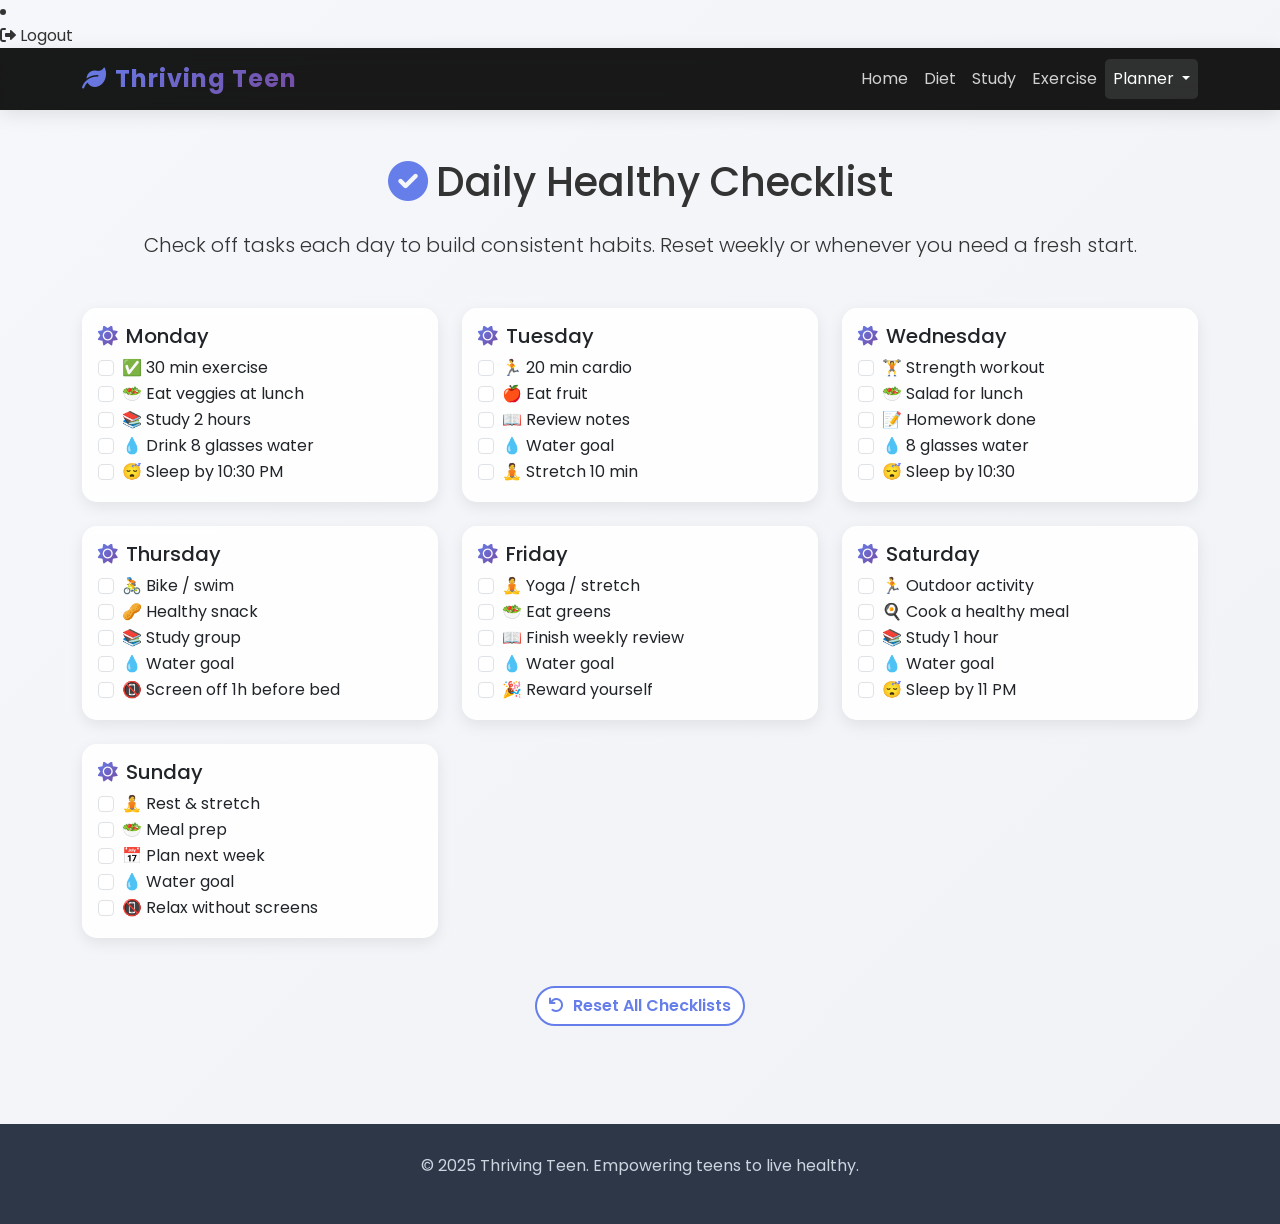
<file: planner2.html>
<!DOCTYPE html>
<html lang="en">
<head>
    <meta charset="UTF-8">
    <meta name="viewport" content="width=device-width, initial-scale=1.0">
    <title>Daily Checklist - Healthy Teen Planner</title>
    <!-- Bootstrap 5 CSS -->
    <link href="https://cdn.jsdelivr.net/npm/bootstrap@5.3.0/dist/css/bootstrap.min.css" rel="stylesheet">
    <!-- Font Awesome 6 -->
    <link rel="stylesheet" href="https://cdnjs.cloudflare.com/ajax/libs/font-awesome/6.0.0-beta3/css/all.min.css">
    <!-- Google Fonts -->
    <link href="https://fonts.googleapis.com/css2?family=Poppins:wght@300;400;600;700&display=swap" rel="stylesheet">
    <!-- Custom CSS -->
    <link rel="stylesheet" href="style.css">
    <style>
        .day-card {
            border-radius: 15px;
            box-shadow: 0 5px 15px rgba(0,0,0,0.08);
            transition: 0.2s;
        }
        .day-card:hover {
            box-shadow: 0 10px 25px rgba(0,0,0,0.12);
        }
        .task-check:checked + label {
            text-decoration: line-through;
            color: #6c757d;
        }
    </style>
</head>
<body>

    <button id="backToTop" class="btn btn-primary rounded-circle position-fixed bottom-0 end-0 m-4" style="display: none; width: 50px; height: 50px;">
    <i class="fas fa-arrow-up"></i>
</button>

<li class="nav-item">
    <a class="nav-link" href="#" id="logoutBtn"><i class="fas fa-sign-out-alt me-1"></i>Logout</a>
</li>

    <!-- Navbar with dropdown for Planner -->
    <nav class="navbar navbar-expand-lg navbar-dark bg-dark">
        <div class="container">
            <a class="navbar-brand" href="index.html"><i class="fas fa-leaf me-2"></i>Thriving Teen</a>
            <button class="navbar-toggler" type="button" data-bs-toggle="collapse" data-bs-target="#navbarNav">
                <span class="navbar-toggler-icon"></span>
            </button>
            <div class="collapse navbar-collapse" id="navbarNav">
                <ul class="navbar-nav ms-auto">
                    <li class="nav-item"><a class="nav-link" href="index.html">Home</a></li>
                    <li class="nav-item"><a class="nav-link" href="diet.html">Diet</a></li>
                    <li class="nav-item"><a class="nav-link" href="study.html">Study</a></li>
                    <li class="nav-item"><a class="nav-link" href="exercise.html">Exercise</a></li>
                   <li class="nav-item dropdown">
    <a class="nav-link dropdown-toggle active" href="#" id="plannerDropdown" role="button" data-bs-toggle="dropdown" aria-expanded="false">
        Planner
    </a>
    <ul class="dropdown-menu" aria-labelledby="plannerDropdown">
        <li><a class="dropdown-item" href="planner.html">Weekly Schedule</a></li>
        <li><a class="dropdown-item" href="planner2.html">Daily Checklist</a></li>
        <li><a class="dropdown-item active" href="goals.html">Goal Tracker</a></li>
        <li><a class="dropdown-item" href="streak.html">Streak Calendar</a></li>
    </ul>
</li>
                </ul>
            </div>
        </div>
    </nav>

    <!-- Main Content -->
    <div class="container my-5">
        <h1 class="text-center mb-4"><i class="fas fa-check-circle me-2" style="color: #667eea;"></i>Daily Healthy Checklist</h1>
        <p class="lead text-center mb-5">Check off tasks each day to build consistent habits. Reset weekly or whenever you need a fresh start.</p>

        <!-- Cards for each day -->
        <div class="row g-4">
            <!-- Day cards: Monday to Sunday -->
            <div class="col-md-6 col-lg-4">
                <div class="card day-card p-3">
                    <h5 class="card-title"><i class="fas fa-sun me-2"></i>Monday</h5>
                    <div class="form-check">
                        <input class="form-check-input task-check" type="checkbox" id="mon1">
                        <label class="form-check-label" for="mon1">✅ 30 min exercise</label>
                    </div>
                    <div class="form-check">
                        <input class="form-check-input task-check" type="checkbox" id="mon2">
                        <label class="form-check-label" for="mon2">🥗 Eat veggies at lunch</label>
                    </div>
                    <div class="form-check">
                        <input class="form-check-input task-check" type="checkbox" id="mon3">
                        <label class="form-check-label" for="mon3">📚 Study 2 hours</label>
                    </div>
                    <div class="form-check">
                        <input class="form-check-input task-check" type="checkbox" id="mon4">
                        <label class="form-check-label" for="mon4">💧 Drink 8 glasses water</label>
                    </div>
                    <div class="form-check">
                        <input class="form-check-input task-check" type="checkbox" id="mon5">
                        <label class="form-check-label" for="mon5">😴 Sleep by 10:30 PM</label>
                    </div>
                </div>
            </div>
            <!-- Tuesday -->
            <div class="col-md-6 col-lg-4">
                <div class="card day-card p-3">
                    <h5 class="card-title"><i class="fas fa-sun me-2"></i>Tuesday</h5>
                    <div class="form-check">
                        <input class="form-check-input task-check" type="checkbox" id="tue1">
                        <label class="form-check-label" for="tue1">🏃 20 min cardio</label>
                    </div>
                    <div class="form-check">
                        <input class="form-check-input task-check" type="checkbox" id="tue2">
                        <label class="form-check-label" for="tue2">🍎 Eat fruit</label>
                    </div>
                    <div class="form-check">
                        <input class="form-check-input task-check" type="checkbox" id="tue3">
                        <label class="form-check-label" for="tue3">📖 Review notes</label>
                    </div>
                    <div class="form-check">
                        <input class="form-check-input task-check" type="checkbox" id="tue4">
                        <label class="form-check-label" for="tue4">💧 Water goal</label>
                    </div>
                    <div class="form-check">
                        <input class="form-check-input task-check" type="checkbox" id="tue5">
                        <label class="form-check-label" for="tue5">🧘 Stretch 10 min</label>
                    </div>
                </div>
            </div>
            <!-- Wednesday -->
            <div class="col-md-6 col-lg-4">
                <div class="card day-card p-3">
                    <h5 class="card-title"><i class="fas fa-sun me-2"></i>Wednesday</h5>
                    <div class="form-check">
                        <input class="form-check-input task-check" type="checkbox" id="wed1">
                        <label class="form-check-label" for="wed1">🏋️ Strength workout</label>
                    </div>
                    <div class="form-check">
                        <input class="form-check-input task-check" type="checkbox" id="wed2">
                        <label class="form-check-label" for="wed2">🥗 Salad for lunch</label>
                    </div>
                    <div class="form-check">
                        <input class="form-check-input task-check" type="checkbox" id="wed3">
                        <label class="form-check-label" for="wed3">📝 Homework done</label>
                    </div>
                    <div class="form-check">
                        <input class="form-check-input task-check" type="checkbox" id="wed4">
                        <label class="form-check-label" for="wed4">💧 8 glasses water</label>
                    </div>
                    <div class="form-check">
                        <input class="form-check-input task-check" type="checkbox" id="wed5">
                        <label class="form-check-label" for="wed5">😴 Sleep by 10:30</label>
                    </div>
                </div>
            </div>
            <!-- Thursday -->
            <div class="col-md-6 col-lg-4">
                <div class="card day-card p-3">
                    <h5 class="card-title"><i class="fas fa-sun me-2"></i>Thursday</h5>
                    <div class="form-check">
                        <input class="form-check-input task-check" type="checkbox" id="thu1">
                        <label class="form-check-label" for="thu1">🚴 Bike / swim</label>
                    </div>
                    <div class="form-check">
                        <input class="form-check-input task-check" type="checkbox" id="thu2">
                        <label class="form-check-label" for="thu2">🥜 Healthy snack</label>
                    </div>
                    <div class="form-check">
                        <input class="form-check-input task-check" type="checkbox" id="thu3">
                        <label class="form-check-label" for="thu3">📚 Study group</label>
                    </div>
                    <div class="form-check">
                        <input class="form-check-input task-check" type="checkbox" id="thu4">
                        <label class="form-check-label" for="thu4">💧 Water goal</label>
                    </div>
                    <div class="form-check">
                        <input class="form-check-input task-check" type="checkbox" id="thu5">
                        <label class="form-check-label" for="thu5">📵 Screen off 1h before bed</label>
                    </div>
                </div>
            </div>
            <!-- Friday -->
            <div class="col-md-6 col-lg-4">
                <div class="card day-card p-3">
                    <h5 class="card-title"><i class="fas fa-sun me-2"></i>Friday</h5>
                    <div class="form-check">
                        <input class="form-check-input task-check" type="checkbox" id="fri1">
                        <label class="form-check-label" for="fri1">🧘 Yoga / stretch</label>
                    </div>
                    <div class="form-check">
                        <input class="form-check-input task-check" type="checkbox" id="fri2">
                        <label class="form-check-label" for="fri2">🥗 Eat greens</label>
                    </div>
                    <div class="form-check">
                        <input class="form-check-input task-check" type="checkbox" id="fri3">
                        <label class="form-check-label" for="fri3">📖 Finish weekly review</label>
                    </div>
                    <div class="form-check">
                        <input class="form-check-input task-check" type="checkbox" id="fri4">
                        <label class="form-check-label" for="fri4">💧 Water goal</label>
                    </div>
                    <div class="form-check">
                        <input class="form-check-input task-check" type="checkbox" id="fri5">
                        <label class="form-check-label" for="fri5">🎉 Reward yourself</label>
                    </div>
                </div>
            </div>
            <!-- Weekend combined? Or separate cards for Sat/Sun -->
            <div class="col-md-6 col-lg-4">
                <div class="card day-card p-3">
                    <h5 class="card-title"><i class="fas fa-sun me-2"></i>Saturday</h5>
                    <div class="form-check">
                        <input class="form-check-input task-check" type="checkbox" id="sat1">
                        <label class="form-check-label" for="sat1">🏃 Outdoor activity</label>
                    </div>
                    <div class="form-check">
                        <input class="form-check-input task-check" type="checkbox" id="sat2">
                        <label class="form-check-label" for="sat2">🍳 Cook a healthy meal</label>
                    </div>
                    <div class="form-check">
                        <input class="form-check-input task-check" type="checkbox" id="sat3">
                        <label class="form-check-label" for="sat3">📚 Study 1 hour</label>
                    </div>
                    <div class="form-check">
                        <input class="form-check-input task-check" type="checkbox" id="sat4">
                        <label class="form-check-label" for="sat4">💧 Water goal</label>
                    </div>
                    <div class="form-check">
                        <input class="form-check-input task-check" type="checkbox" id="sat5">
                        <label class="form-check-label" for="sat5">😴 Sleep by 11 PM</label>
                    </div>
                </div>
            </div>
            <div class="col-md-6 col-lg-4">
                <div class="card day-card p-3">
                    <h5 class="card-title"><i class="fas fa-sun me-2"></i>Sunday</h5>
                    <div class="form-check">
                        <input class="form-check-input task-check" type="checkbox" id="sun1">
                        <label class="form-check-label" for="sun1">🧘 Rest & stretch</label>
                    </div>
                    <div class="form-check">
                        <input class="form-check-input task-check" type="checkbox" id="sun2">
                        <label class="form-check-label" for="sun2">🥗 Meal prep</label>
                    </div>
                    <div class="form-check">
                        <input class="form-check-input task-check" type="checkbox" id="sun3">
                        <label class="form-check-label" for="sun3">📅 Plan next week</label>
                    </div>
                    <div class="form-check">
                        <input class="form-check-input task-check" type="checkbox" id="sun4">
                        <label class="form-check-label" for="sun4">💧 Water goal</label>
                    </div>
                    <div class="form-check">
                        <input class="form-check-input task-check" type="checkbox" id="sun5">
                        <label class="form-check-label" for="sun5">📵 Relax without screens</label>
                    </div>
                </div>
            </div>
        </div>

        <!-- Reset Button -->
        <div class="text-center mt-5">
            <button class="btn btn-secondary" onclick="resetChecklists()"><i class="fas fa-undo me-2"></i>Reset All Checklists</button>
        </div>
    </div>

    <footer class="footer">
        <div class="container text-center">
            <p>&copy; 2025 Thriving Teen. Empowering teens to live healthy.</p>
        </div>
    </footer>

    <!-- Bootstrap JS -->
    <script src="https://cdn.jsdelivr.net/npm/bootstrap@5.3.0/dist/js/bootstrap.bundle.min.js"></script>
    <!-- Custom JS for reset -->
    <script>
        function resetChecklists() {
            document.querySelectorAll('.task-check').forEach(cb => cb.checked = false);
        }
    </script>
    
<script>
    document.getElementById('logoutBtn')?.addEventListener('click', function(e) {
        e.preventDefault();
        sessionStorage.clear(); // or sessionStorage.removeItem('loggedIn')
        window.location.href = 'login.html';
    });
</script>

<script>
window.addEventListener('scroll', function() {
    const btn = document.getElementById('backToTop');
    if (window.scrollY > 300) btn.style.display = 'block';
    else btn.style.display = 'none';
});
document.getElementById('backToTop')?.addEventListener('click', function() {
    window.scrollTo({ top: 0, behavior: 'smooth' });
});
</script>

</body>
</html>
</file>
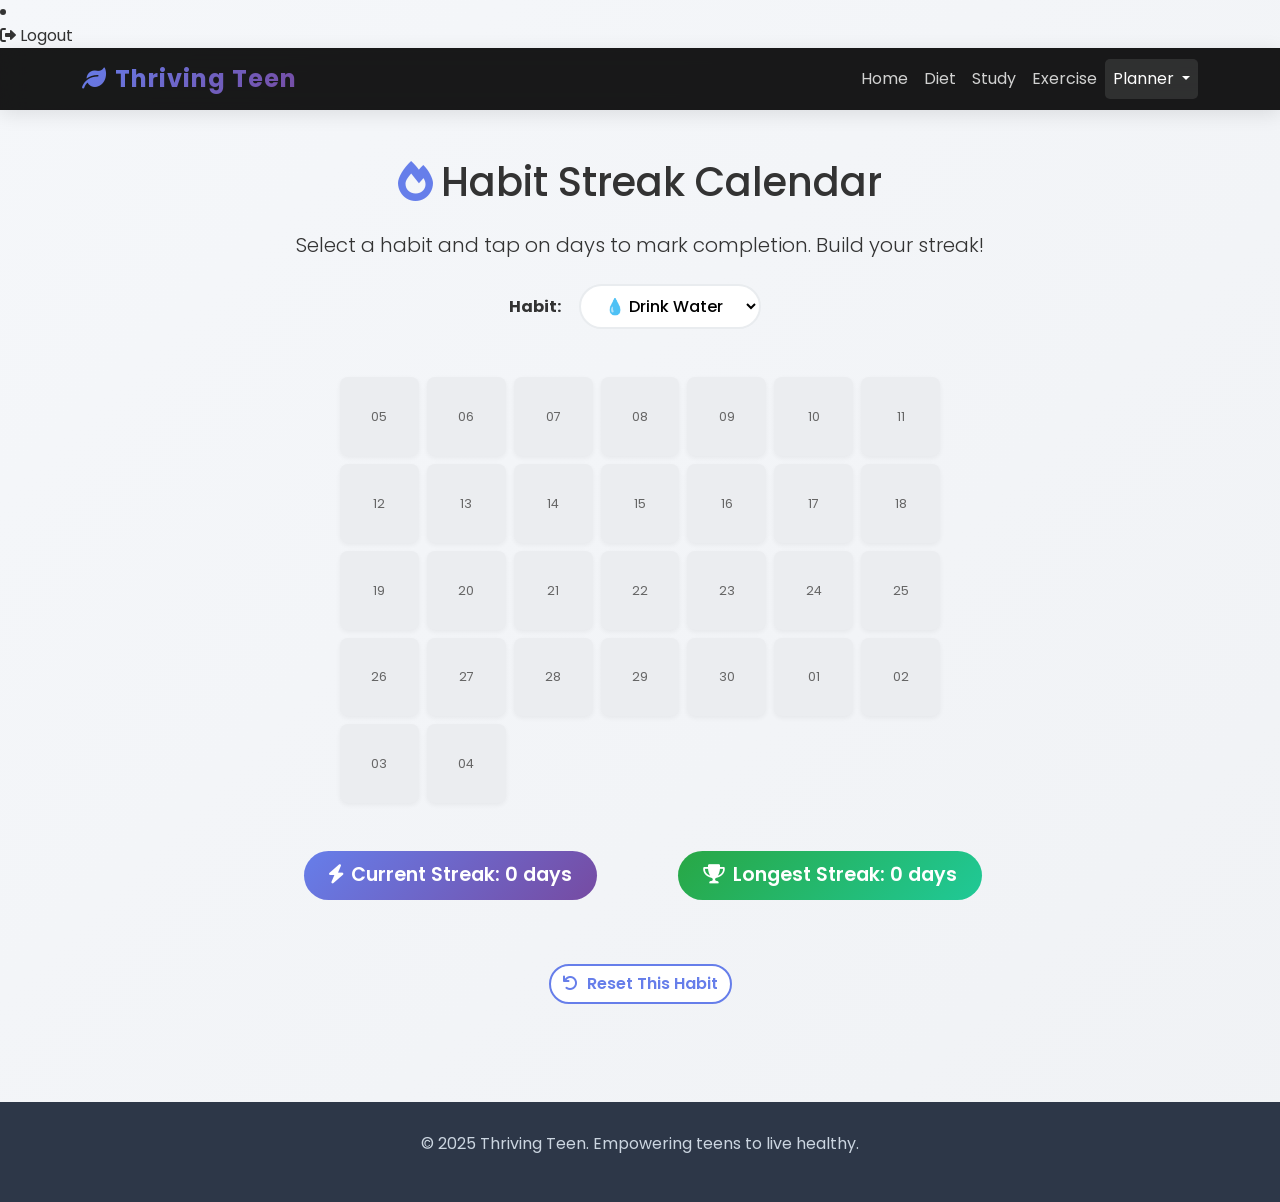
<file: streak.html>
<!DOCTYPE html>
<html lang="en">
<head>
    <meta charset="UTF-8">
    <meta name="viewport" content="width=device-width, initial-scale=1.0">
    <title>Streak Calendar - Healthy Teen Planner</title>
    <link href="https://cdn.jsdelivr.net/npm/bootstrap@5.3.0/dist/css/bootstrap.min.css" rel="stylesheet">
    <link rel="stylesheet" href="https://cdnjs.cloudflare.com/ajax/libs/font-awesome/6.0.0-beta3/css/all.min.css">
    <link href="https://fonts.googleapis.com/css2?family=Poppins:wght@300;400;600;700&display=swap" rel="stylesheet">
    <link rel="stylesheet" href="https://cdnjs.cloudflare.com/ajax/libs/animate.css/4.1.1/animate.min.css"/>
    <link rel="stylesheet" href="style.css">
    <style>
        .streak-calendar {
            display: grid;
            grid-template-columns: repeat(7, 1fr);
            gap: 8px;
            max-width: 600px;
            margin: 0 auto;
        }
        .day-square {
            aspect-ratio: 1 / 1;
            background-color: #ebedf0;
            border-radius: 8px;
            display: flex;
            align-items: center;
            justify-content: center;
            font-size: 0.8rem;
            color: #666;
            transition: transform 0.2s, background-color 0.2s;
            cursor: pointer;
            box-shadow: 0 2px 5px rgba(0,0,0,0.05);
        }
        .day-square.completed {
            background: linear-gradient(135deg, #667eea, #764ba2);
            color: white;
            font-weight: bold;
        }
        .day-square:hover {
            transform: scale(1.1);
            box-shadow: 0 5px 15px rgba(102, 126, 234, 0.3);
        }
        .habit-selector {
            background: white;
            border-radius: 50px;
            padding: 8px 20px;
            border: 2px solid #e9ecef;
            font-weight: 500;
            margin: 0 10px;
        }
        .streak-badge {
            background: linear-gradient(135deg, #667eea, #764ba2);
            color: white;
            border-radius: 30px;
            padding: 10px 25px;
            display: inline-block;
            font-size: 1.2rem;
            font-weight: 600;
        }
    </style>
</head>
<body>

<li class="nav-item">
    <a class="nav-link" href="#" id="logoutBtn"><i class="fas fa-sign-out-alt me-1"></i>Logout</a>
</li>

    <button id="backToTop" class="btn btn-primary rounded-circle position-fixed bottom-0 end-0 m-4" style="display: none; width: 50px; height: 50px;">
    <i class="fas fa-arrow-up"></i>
</button>
    <nav class="navbar navbar-expand-lg navbar-dark bg-dark">
        <div class="container">
            <a class="navbar-brand" href="index.html"><i class="fas fa-leaf me-2"></i>Thriving Teen</a>
            <button class="navbar-toggler" type="button" data-bs-toggle="collapse" data-bs-target="#navbarNav">
                <span class="navbar-toggler-icon"></span>
            </button>
            <div class="collapse navbar-collapse" id="navbarNav">
                <ul class="navbar-nav ms-auto">
                    <li class="nav-item"><a class="nav-link" href="index.html">Home</a></li>
                    <li class="nav-item"><a class="nav-link" href="diet.html">Diet</a></li>
                    <li class="nav-item"><a class="nav-link" href="study.html">Study</a></li>
                    <li class="nav-item"><a class="nav-link" href="exercise.html">Exercise</a></li>
                    <li class="nav-item dropdown">
                      <li class="nav-item dropdown">
    <a class="nav-link dropdown-toggle active" href="#" id="plannerDropdown" role="button" data-bs-toggle="dropdown" aria-expanded="false">
        Planner
    </a>
    <ul class="dropdown-menu" aria-labelledby="plannerDropdown">
        <li><a class="dropdown-item" href="planner.html">Weekly Schedule</a></li>
        <li><a class="dropdown-item" href="planner2.html">Daily Checklist</a></li>
        <li><a class="dropdown-item active" href="goals.html">Goal Tracker</a></li>
        <li><a class="dropdown-item" href="streak.html">Streak Calendar</a></li>
    </ul>
</li>
                    </li>
                </ul>
            </div>
        </div>
    </nav>

    <div class="container my-5">
        <h1 class="text-center mb-4 animate__animated animate__fadeInDown">
            <i class="fas fa-fire me-2" style="color: #667eea;"></i>Habit Streak Calendar
        </h1>
        <p class="lead text-center mb-4">Select a habit and tap on days to mark completion. Build your streak!</p>

        <!-- Habit Selector -->
        <div class="row justify-content-center mb-5">
            <div class="col-auto d-flex align-items-center">
                <label for="habitSelect" class="me-2 fw-bold">Habit:</label>
                <select id="habitSelect" class="habit-selector">
                    <option value="water">💧 Drink Water</option>
                    <option value="exercise">🏃 Exercise</option>
                    <option value="study">📚 Study</option>
                    <option value="sleep">😴 Sleep 8h</option>
                </select>
            </div>
        </div>

        <!-- Calendar Grid -->
        <div class="streak-calendar mb-5" id="calendarGrid"></div>

        <!-- Streak Display -->
        <div class="row justify-content-center text-center">
            <div class="col-md-4">
                <div class="streak-badge mb-3">
                    <i class="fas fa-bolt me-2"></i>Current Streak: <span id="currentStreak">0</span> days
                </div>
            </div>
            <div class="col-md-4">
                <div class="streak-badge" style="background: linear-gradient(135deg, #28a745, #20c997);">
                    <i class="fas fa-trophy me-2"></i>Longest Streak: <span id="longestStreak">0</span> days
                </div>
            </div>
        </div>

        <!-- Reset Button -->
        <div class="text-center mt-5">
            <button class="btn btn-secondary" id="resetStreakBtn"><i class="fas fa-undo me-2"></i>Reset This Habit</button>
        </div>
    </div>

    <button id="backToTop" class="btn btn-primary rounded-circle position-fixed bottom-0 end-0 m-4" style="display: none; width: 50px; height: 50px;">
        <i class="fas fa-arrow-up"></i>
    </button>

    <footer class="footer">
        <div class="container text-center">
            <p>&copy; 2025 Thriving Teen. Empowering teens to live healthy.</p>
        </div>
    </footer>

    <script src="https://cdn.jsdelivr.net/npm/bootstrap@5.3.0/dist/js/bootstrap.bundle.min.js"></script>
    <script>
        // Data structure: { habit: { dates: { "2025-03-01": true }, currentStreak: 0, longestStreak: 0 } }
        let streakData = JSON.parse(localStorage.getItem('streakData')) || {
            water: { dates: {}, currentStreak: 0, longestStreak: 0 },
            exercise: { dates: {}, currentStreak: 0, longestStreak: 0 },
            study: { dates: {}, currentStreak: 0, longestStreak: 0 },
            sleep: { dates: {}, currentStreak: 0, longestStreak: 0 }
        };

        function saveData() {
            localStorage.setItem('streakData', JSON.stringify(streakData));
        }

        // Generate last 30 days (including today)
        function getLast30Days() {
            const days = [];
            const today = new Date();
            for (let i = 29; i >= 0; i--) {
                const d = new Date(today);
                d.setDate(today.getDate() - i);
                const yyyy = d.getFullYear();
                const mm = String(d.getMonth() + 1).padStart(2, '0');
                const dd = String(d.getDate()).padStart(2, '0');
                days.push(`${yyyy}-${mm}-${dd}`);
            }
            return days;
        }

        function calculateStreak(habit) {
            const dates = streakData[habit].dates;
            const today = new Date().toISOString().split('T')[0];
            let currentStreak = 0;
            let checkDate = new Date(today);
            while (true) {
                const dateStr = checkDate.toISOString().split('T')[0];
                if (dates[dateStr]) {
                    currentStreak++;
                    checkDate.setDate(checkDate.getDate() - 1);
                } else {
                    break;
                }
            }
            streakData[habit].currentStreak = currentStreak;
            if (currentStreak > streakData[habit].longestStreak) {
                streakData[habit].longestStreak = currentStreak;
            }
            saveData();
        }

        function renderCalendar() {
            const habit = document.getElementById('habitSelect').value;
            const days = getLast30Days();
            const grid = document.getElementById('calendarGrid');
            grid.innerHTML = '';
            days.forEach(date => {
                const square = document.createElement('div');
                square.className = 'day-square';
                if (streakData[habit].dates[date]) {
                    square.classList.add('completed');
                }
                square.textContent = date.slice(-2); // show day of month
                square.dataset.date = date;
                square.addEventListener('click', function() {
                    const date = this.dataset.date;
                    if (streakData[habit].dates[date]) {
                        delete streakData[habit].dates[date];
                    } else {
                        streakData[habit].dates[date] = true;
                    }
                    calculateStreak(habit);
                    renderCalendar();
                    updateStreakDisplay();
                });
                grid.appendChild(square);
            });
        }

        function updateStreakDisplay() {
            const habit = document.getElementById('habitSelect').value;
            document.getElementById('currentStreak').textContent = streakData[habit].currentStreak;
            document.getElementById('longestStreak').textContent = streakData[habit].longestStreak;
        }

        document.getElementById('habitSelect').addEventListener('change', function() {
            renderCalendar();
            updateStreakDisplay();
        });

        document.getElementById('resetStreakBtn').addEventListener('click', function() {
            const habit = document.getElementById('habitSelect').value;
            if (confirm(`Reset all data for ${habit} habit?`)) {
                streakData[habit] = { dates: {}, currentStreak: 0, longestStreak: 0 };
                saveData();
                renderCalendar();
                updateStreakDisplay();
            }
        });

        // Back to Top
        window.addEventListener('scroll', function() {
            const btn = document.getElementById('backToTop');
            if (window.scrollY > 300) btn.style.display = 'block';
            else btn.style.display = 'none';
        });
        document.getElementById('backToTop').addEventListener('click', function() {
            window.scrollTo({ top: 0, behavior: 'smooth' });
        });

        // Initial render
        renderCalendar();
        updateStreakDisplay();
    </script>

    <script>
    document.getElementById('logoutBtn')?.addEventListener('click', function(e) {
        e.preventDefault();
        sessionStorage.clear(); // or sessionStorage.removeItem('loggedIn')
        window.location.href = 'login.html';
    });
</script>

</body>
</html>
</file>
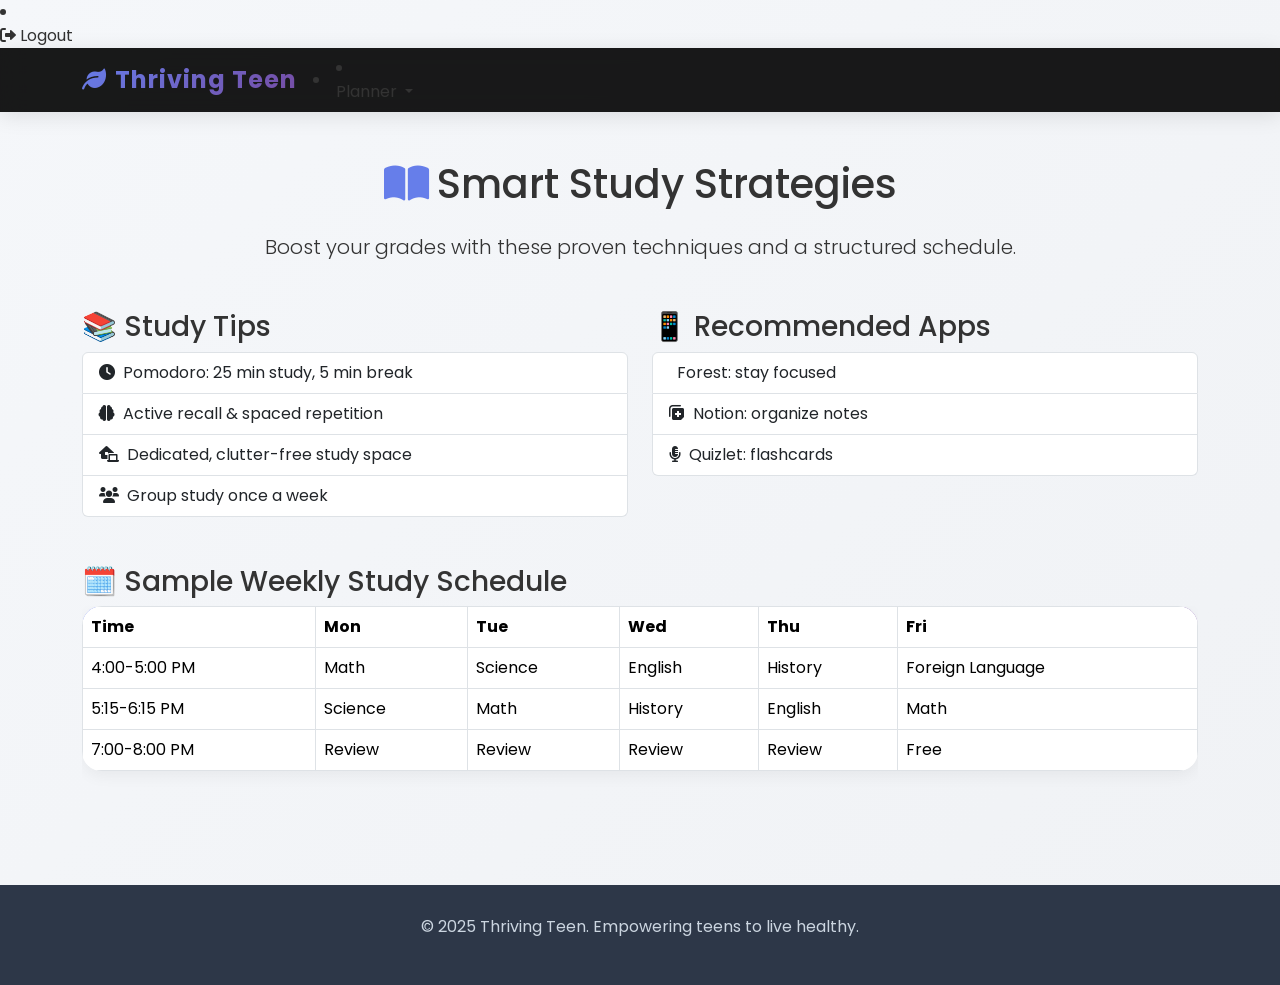
<file: study.html>
<!DOCTYPE html>
<html lang="en">
<head>
    <meta charset="UTF-8">
    <meta name="viewport" content="width=device-width, initial-scale=1.0">
    <title>Study - Healthy Teen Planner</title>
    <link href="https://cdn.jsdelivr.net/npm/bootstrap@5.3.0/dist/css/bootstrap.min.css" rel="stylesheet">
    <link rel="stylesheet" href="https://cdnjs.cloudflare.com/ajax/libs/font-awesome/6.0.0-beta3/css/all.min.css">
    <link href="https://fonts.googleapis.com/css2?family=Poppins:wght@300;400;600;700&display=swap" rel="stylesheet">
    <link rel="stylesheet" href="style.css">
</head>
<body>

<li class="nav-item">
    <a class="nav-link" href="#" id="logoutBtn"><i class="fas fa-sign-out-alt me-1"></i>Logout</a>
</li>

    <button id="backToTop" class="btn btn-primary rounded-circle position-fixed bottom-0 end-0 m-4" style="display: none; width: 50px; height: 50px;">
    <i class="fas fa-arrow-up"></i>
</button>
    <nav class="navbar navbar-expand-lg navbar-dark bg-dark">
        <div class="container">
            <a class="navbar-brand" href="index.html"><i class="fas fa-leaf me-2"></i>Thriving Teen</a>
            <button class="navbar-toggler" type="button" data-bs-toggle="collapse" data-bs-target="#navbarNav">
                <span class="navbar-toggler-icon"></span>
            </button>
            <div class="collapse navbar-collapse" id="navbarNav">
                <li class="nav-item dropdown">
   <li class="nav-item dropdown">
    <a class="nav-link dropdown-toggle active" href="#" id="plannerDropdown" role="button" data-bs-toggle="dropdown" aria-expanded="false">
        Planner
    </a>
    <ul class="dropdown-menu" aria-labelledby="plannerDropdown">
        <li><a class="dropdown-item" href="planner.html">Weekly Schedule</a></li>
        <li><a class="dropdown-item" href="planner2.html">Daily Checklist</a></li>
        <li><a class="dropdown-item active" href="goals.html">Goal Tracker</a></li>
        <li><a class="dropdown-item" href="streak.html">Streak Calendar</a></li>
    </ul>
</li>
</li>
            </div>
        </div>
    </nav>

    <div class="container my-5">
        <h1 class="text-center mb-4"><i class="fas fa-book-open me-2" style="color: #667eea;"></i>Smart Study Strategies</h1>
        <p class="lead text-center mb-5">Boost your grades with these proven techniques and a structured schedule.</p>

        <div class="row">
            <div class="col-md-6">
                <h3>📚 Study Tips</h3>
                <ul class="list-group mb-4">
                    <li class="list-group-item"><i class="fas fa-clock me-2"></i>Pomodoro: 25 min study, 5 min break</li>
                    <li class="list-group-item"><i class="fas fa-brain me-2"></i>Active recall & spaced repetition</li>
                    <li class="list-group-item"><i class="fas fa-laptop-house me-2"></i>Dedicated, clutter-free study space</li>
                    <li class="list-group-item"><i class="fas fa-users me-2"></i>Group study once a week</li>
                </ul>
            </div>
            <div class="col-md-6">
                <h3>📱 Recommended Apps</h3>
                <ul class="list-group mb-4">
                    <li class="list-group-item"><i class="fab fa-forest me-2"></i>Forest: stay focused</li>
                    <li class="list-group-item"><i class="fas fa-notes-medical me-2"></i>Notion: organize notes</li>
                    <li class="list-group-item"><i class="fas fa-microphone-alt me-2"></i>Quizlet: flashcards</li>
                </ul>
            </div>
        </div>

        <h3 class="mt-4">🗓️ Sample Weekly Study Schedule</h3>
        <div class="table-responsive">
            <table class="table table-bordered">
                <thead><tr><th>Time</th><th>Mon</th><th>Tue</th><th>Wed</th><th>Thu</th><th>Fri</th></tr></thead>
                <tbody>
                    <tr><td>4:00-5:00 PM</td><td>Math</td><td>Science</td><td>English</td><td>History</td><td>Foreign Language</td></tr>
                    <tr><td>5:15-6:15 PM</td><td>Science</td><td>Math</td><td>History</td><td>English</td><td>Math</td></tr>
                    <tr><td>7:00-8:00 PM</td><td>Review</td><td>Review</td><td>Review</td><td>Review</td><td>Free</td></tr>
                </tbody>
            </table>
        </div>
    </div>

    <footer class="footer">
        <div class="container text-center">
            <p>&copy; 2025 Thriving Teen. Empowering teens to live healthy.</p>
        </div>
    </footer>
    <script src="https://cdn.jsdelivr.net/npm/bootstrap@5.3.0/dist/js/bootstrap.bundle.min.js"></script>

<script>
    document.getElementById('logoutBtn')?.addEventListener('click', function(e) {
        e.preventDefault();
        sessionStorage.clear(); // or sessionStorage.removeItem('loggedIn')
        window.location.href = 'login.html';
    });
</script>
<script>
window.addEventListener('scroll', function() {
    const btn = document.getElementById('backToTop');
    if (window.scrollY > 300) btn.style.display = 'block';
    else btn.style.display = 'none';
});
document.getElementById('backToTop')?.addEventListener('click', function() {
    window.scrollTo({ top: 0, behavior: 'smooth' });
});
</script>

</body>
</html>
</file>
<file: style.css>
/* Custom styles for Healthy Lifestyle Planner */
body {
    font-family: 'Poppins', sans-serif;
    background: #f8f9fa;
    color: #333;
}
.navbar-brand {
    font-weight: 600;
    letter-spacing: 1px;
}
.navbar-dark .navbar-nav .nav-link {
    color: rgba(255,255,255,.8);
    transition: 0.3s;
}
.navbar-dark .navbar-nav .nav-link:hover,
.navbar-dark .navbar-nav .nav-link.active {
    color: #fff;
    background-color: rgba(255,255,255,.1);
    border-radius: 5px;
}
.hero-section {
    background: linear-gradient(135deg, #667eea 0%, #764ba2 100%);
    color: white;
    padding: 80px 0;
    text-align: center;
}
.card {
    border: none;
    border-radius: 15px;
    box-shadow: 0 10px 30px rgba(0,0,0,0.1);
    transition: transform 0.3s, box-shadow 0.3s;
}
.card:hover {
    transform: translateY(-5px);
    box-shadow: 0 15px 40px rgba(0,0,0,0.15);
}
.card-title i {
    margin-right: 8px;
    color: #667eea;
}
.btn-primary {
    background: #667eea;
    border: none;
    border-radius: 30px;
    padding: 10px 30px;
    font-weight: 500;
    transition: 0.3s;
}
.btn-primary:hover {
    background: #5a67d8;
    transform: scale(1.05);
}
.table {
    background: white;
    border-radius: 15px;
    overflow: hidden;
    box-shadow: 0 5px 15px rgba(0,0,0,0.05);
}
.table thead {
    background: #667eea;
    color: white;
}
.footer {
    background: #2d3748;
    color: #cbd5e0;
    padding: 30px 0;
}
.planner-input {
    min-width: 100px;
}
.habit-checkbox {
    margin-right: 10px;
}
@media (max-width: 768px) {
    .hero-section {
        padding: 50px 0;
    }
}
.dropdown-menu {
    border: none;
    box-shadow: 0 10px 30px rgba(0,0,0,0.1);
    border-radius: 10px;
    padding: 0.5rem 0;
}
.dropdown-item {
    padding: 0.5rem 1.5rem;
    font-weight: 400;
}
.dropdown-item.active, .dropdown-item:active {
    background-color: #667eea;
    color: white;
}
.dropdown-item:hover {
    background-color: #f1f5f9;
}
/* ===== GLOBAL ENHANCEMENTS ===== */
:root {
    --primary-gradient: linear-gradient(135deg, #667eea 0%, #764ba2 100%);
    --secondary-gradient: linear-gradient(135deg, #f093fb 0%, #f5576c 100%);
    --shadow-sm: 0 5px 15px rgba(0,0,0,0.05);
    --shadow-md: 0 10px 30px rgba(0,0,0,0.1);
    --shadow-hover: 0 20px 40px rgba(102, 126, 234, 0.2);
    --transition-smooth: all 0.3s cubic-bezier(0.25, 0.8, 0.25, 1);
}

body {
    background: linear-gradient(135deg, #f5f7fa 0%, #f0f2f5 100%);
    font-family: 'Poppins', sans-serif;
    min-height: 100vh;
    display: flex;
    flex-direction: column;
}

.container {
    flex: 1;
}

/* ===== CARD STYLING ===== */
.card {
    border: none;
    border-radius: 20px;
    box-shadow: var(--shadow-md);
    transition: var(--transition-smooth);
    overflow: hidden;
    background: rgba(255, 255, 255, 0.9);
    backdrop-filter: blur(5px);
}
.card:hover {
    transform: translateY(-5px);
    box-shadow: var(--shadow-hover);
}
.card-title i {
    background: var(--primary-gradient);
    -webkit-background-clip: text;
    -webkit-text-fill-color: transparent;
    background-clip: text;
}

/* ===== BUTTONS ===== */
.btn-primary {
    background: var(--primary-gradient);
    border: none;
    border-radius: 50px;
    padding: 10px 30px;
    font-weight: 600;
    transition: var(--transition-smooth);
    box-shadow: 0 4px 15px rgba(102, 126, 234, 0.3);
}
.btn-primary:hover {
    transform: scale(1.05);
    box-shadow: 0 10px 25px rgba(102, 126, 234, 0.5);
}
.btn-secondary {
    background: white;
    color: #667eea;
    border: 2px solid #667eea;
    border-radius: 50px;
    font-weight: 600;
    transition: var(--transition-smooth);
}
.btn-secondary:hover {
    background: var(--primary-gradient);
    color: white;
    border-color: transparent;
    transform: scale(1.05);
}

/* ===== NAVBAR ===== */
.navbar {
    background: rgba(0, 0, 0, 0.9) !important;
    backdrop-filter: blur(10px);
    box-shadow: 0 4px 20px rgba(0,0,0,0.1);
}
.navbar-brand {
    font-weight: 700;
    font-size: 1.5rem;
    background: var(--primary-gradient);
    -webkit-background-clip: text;
    -webkit-text-fill-color: transparent;
    background-clip: text;
}
.dropdown-menu {
    border: none;
    border-radius: 15px;
    box-shadow: var(--shadow-md);
    padding: 0.5rem 0;
    animation: slideDown 0.3s ease;
}
@keyframes slideDown {
    from { opacity: 0; transform: translateY(-10px); }
    to { opacity: 1; transform: translateY(0); }
}
.dropdown-item {
    padding: 0.7rem 1.5rem;
    font-weight: 400;
    transition: 0.2s;
}
.dropdown-item:hover {
    background: linear-gradient(90deg, #f8f9fa, #e9ecef);
    padding-left: 2rem;
}
.dropdown-item.active {
    background: var(--primary-gradient);
    color: white;
}

/* ===== HERO SECTION ===== */
.hero-section {
    background: var(--primary-gradient);
    color: white;
    padding: 100px 0;
    clip-path: polygon(0 0, 100% 0, 100% 85%, 0 100%);
    margin-bottom: 50px;
}

/* ===== FOOTER ===== */
.footer {
    background: #2d3748;
    color: #cbd5e0;
    padding: 30px 0;
    margin-top: 50px;
}

/* ===== BACK TO TOP BUTTON ===== */
#backToTop {
    background: var(--primary-gradient);
    border: none;
    width: 50px;
    height: 50px;
    border-radius: 50%;
    display: flex;
    align-items: center;
    justify-content: center;
    box-shadow: 0 5px 20px rgba(102, 126, 234, 0.4);
    transition: 0.3s;
    z-index: 1000;
}
#backToTop:hover {
    transform: scale(1.1) translateY(-5px);
}

/* ===== ANIMATIONS ===== */
.animate__animated {
    animation-duration: 0.8s;
}

/* ===== TABLES ===== */
.table {
    background: white;
    border-radius: 20px;
    overflow: hidden;
    box-shadow: var(--shadow-sm);
}
.table thead {
    background: var(--primary-gradient);
    color: white;
}
.table tbody tr:hover {
    background: #f8f9fa;
}

/* ===== FORMS ===== */
.form-control, .form-select {
    border-radius: 50px;
    border: 2px solid #e9ecef;
    padding: 12px 20px;
    transition: 0.3s;
}
.form-control:focus, .form-select:focus {
    border-color: #667eea;
    box-shadow: 0 0 0 0.2rem rgba(102, 126, 234, 0.25);
}
#logoutBtn {
    transition: color 0.3s;
}
#logoutBtn:hover {
    color: #ff6b6b !important;  /* red tint */
    transform: scale(1.1);
}
</file>
